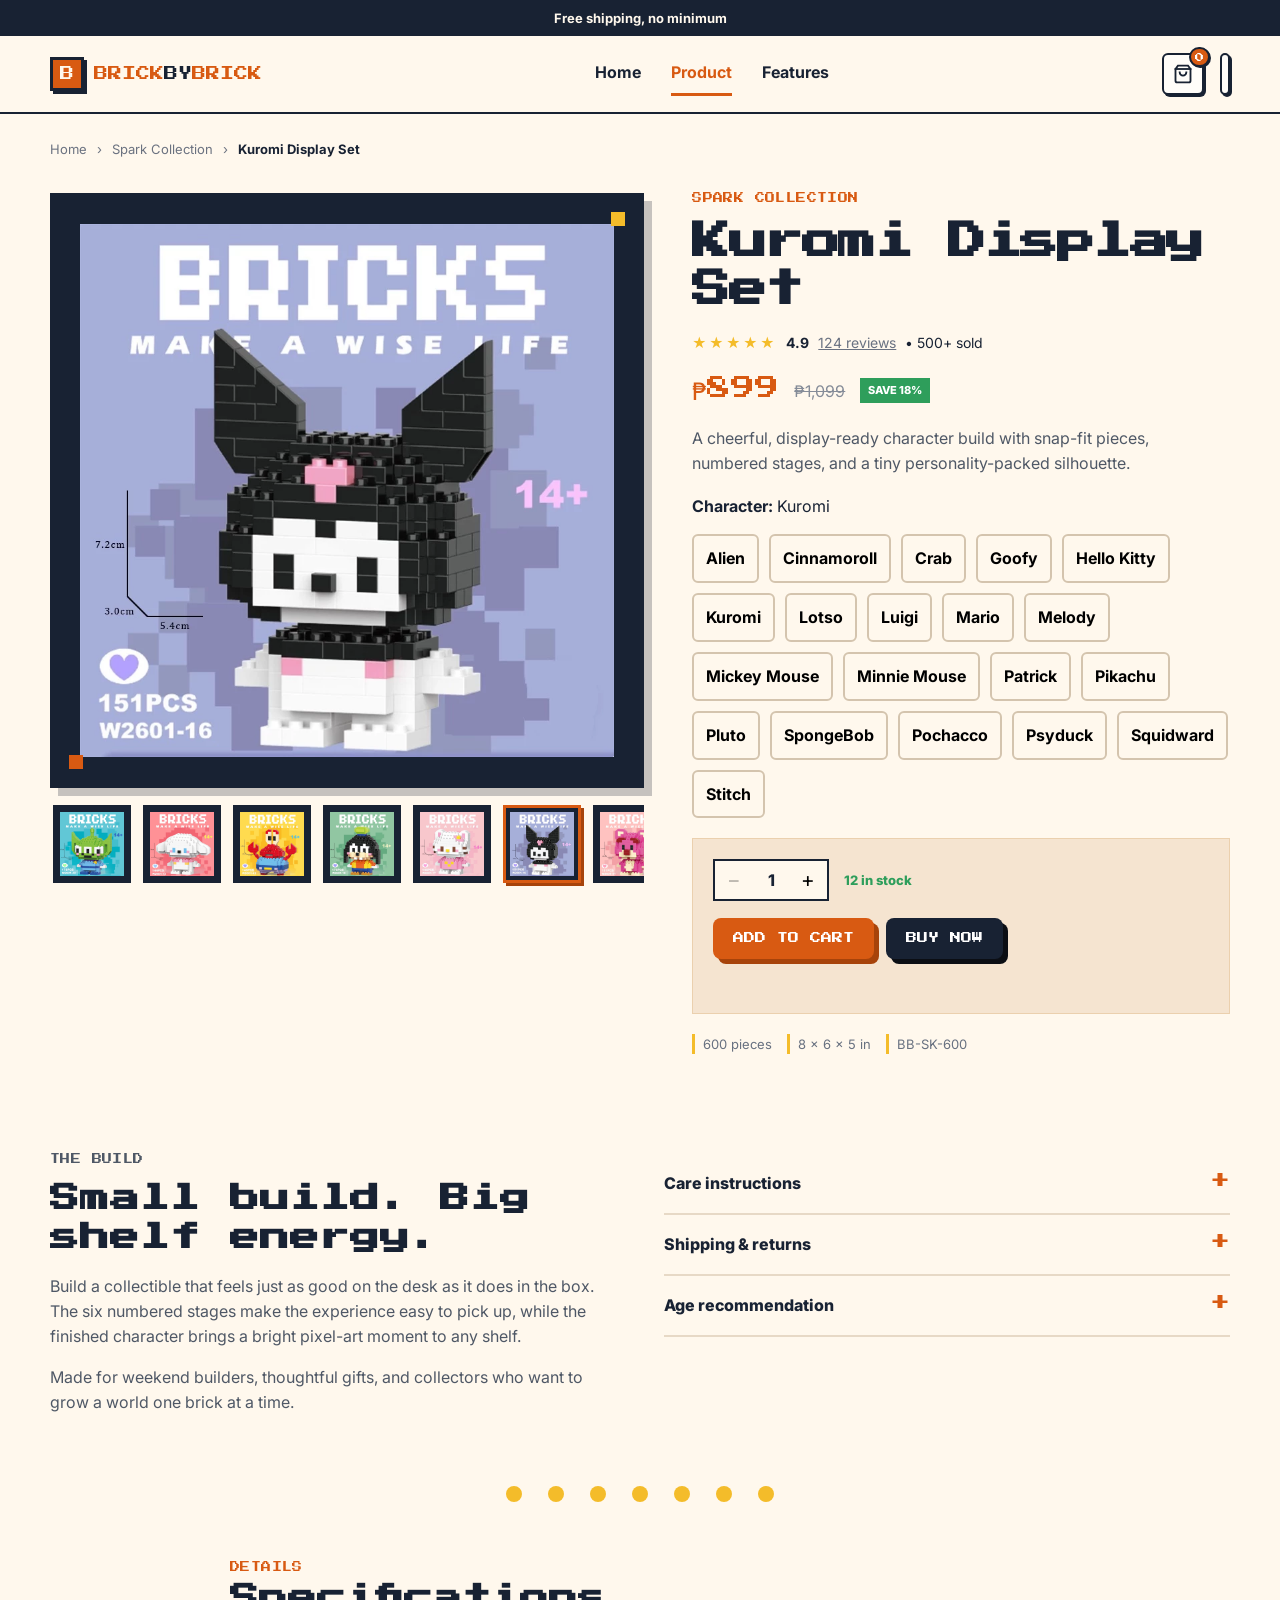
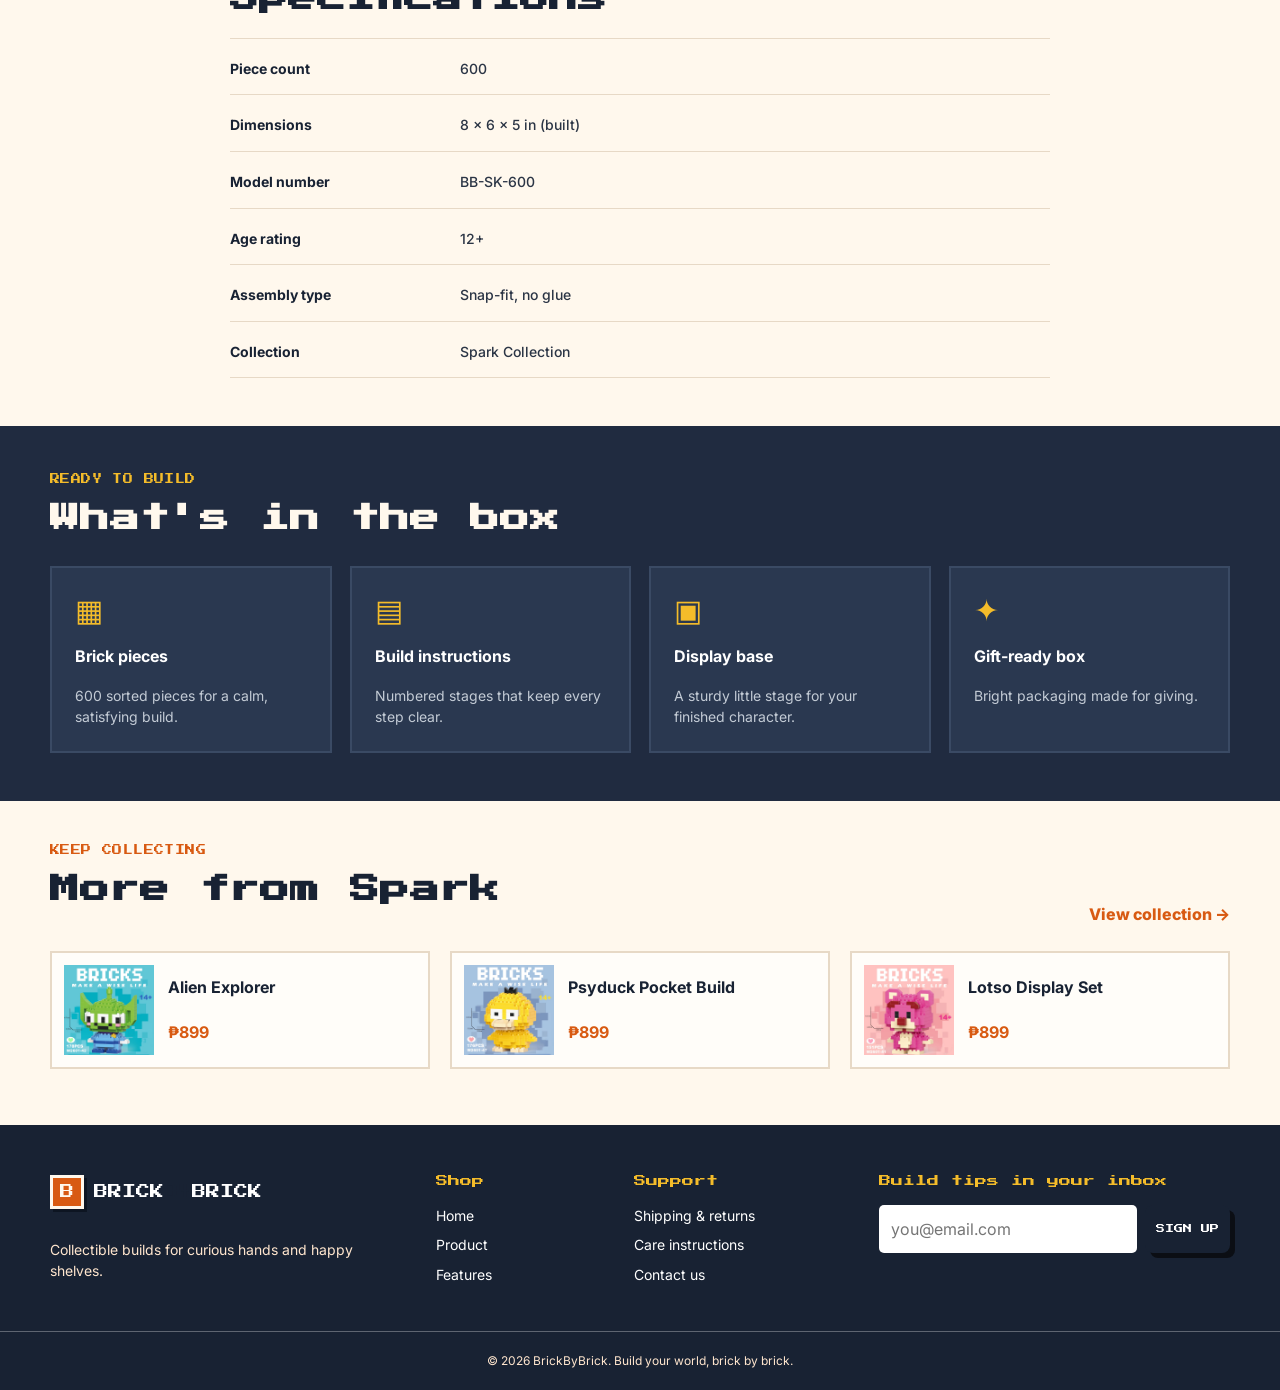
<file: index.html>
<!doctype html>
<html lang="en">
<head>
  <meta charset="UTF-8">
  <meta name="viewport" content="width=device-width, initial-scale=1">
  <title>Kuromi Display Set — BrickByBrick</title>
  <link href="https://fonts.googleapis.com/css2?family=Inter:wght@400;600;700;800&family=Press+Start+2P&display=swap" rel="stylesheet">
  <link rel="stylesheet" href="design.css">
  <script src="https://accounts.google.com/gsi/client?hl=en" async defer></script>
</head>
<style>
  :root {
    --orange: #D85A12;
    --orange-dark: #A7430A;
    --yellow: #F4BC2A;
    --navy: #182233;
    --cream: #FFF8ED;
    --line: #E7D9C6;
    --surface: #FFFDF9;
  }
  .feature-band, .box-section {
    background: #202B40;
  }
  .feature-grid article {
    background: #2A3850;
    border-color: #3A4A64;
  }
  .footer {
    background: var(--navy);
  }
  .footer-brand .brand-mark {
    background: var(--orange);
    border-color: var(--cream);
    box-shadow: 3px 3px 0 #0D1522;
  }
  .purchase-box {
    background: #F5E4D0;
    border-color: #EBD0AE;
  }
  .related-card {
    background: var(--surface);
    border-color: var(--line);
  }
</style>
<body data-page="product">
  <div class="promo">Free shipping, no minimum</div>
  <header class="site-header">
    <div class="container nav-wrap">
      <a class="brand" href="landing.html" aria-label="BrickByBrick home">
        <span class="brand-mark">B</span>
        <span>BRICK<span>BY</span>BRICK</span>
      </a>
      <nav class="nav-links" id="navLinks" aria-label="Primary">
        <a href="landing.html">Home</a>
        <a class="active" href="index.html">Product</a>
        <a href="features.html">Features</a>
      </nav>
      <div class="nav-actions">
        <button class="cart" type="button" aria-label="Open shopping cart" id="cartOpenBtn">
          <svg class="cart-svg" viewBox="0 0 24 24" width="20" height="20" fill="none" stroke="currentColor" stroke-width="2.2" stroke-linecap="square" stroke-linejoin="miter" aria-hidden="true">
            <path d="M6 2 3 6v14a2 2 0 0 0 2 2h14a2 2 0 0 0 2-2V6l-3-4z"/>
            <line x1="3" y1="6" x2="21" y2="6"/>
            <path d="M16 10a4 4 0 0 1-8 0"/>
          </svg>
          <b id="cartCount">0</b>
        </button>
        <div id="navAuthSlot" class="nav-auth-slot"></div>
        <button class="menu-toggle" id="menuToggle" type="button" aria-label="Open menu" aria-expanded="false" aria-controls="navLinks">
          <span></span><span></span><span></span>
        </button>
      </div>
    </div>
  </header>
  <main>
    <div class="container breadcrumb">
      <a href="landing.html">Home</a>
      <span>›</span>
      <a href="landing.html#collection">Spark Collection</a>
      <span>›</span>
      <strong id="breadcrumbProduct">Kuromi Display Set</strong>
    </div>
    <section class="container product-layout" aria-labelledby="productTitle">
      <div class="gallery">
        <div class="gallery-main pixel-frame">
          <span class="corner corner-a"></span>
          <span class="corner corner-b"></span>
          <img id="galleryImage" src="images/kuromi.png" alt="Kuromi pixel-art collectible brick figure">
        </div>
        <div class="thumbs" role="list" aria-label="Product images">
          <button class="thumb" type="button" data-image="images/alien.png" data-alt="Alien pixel-art collectible brick figure">
            <img src="images/alien.png" alt="Alien thumbnail">
          </button>
          <button class="thumb" type="button" data-image="images/cinnamonroll.png" data-alt="Cinnamoroll pixel-art collectible brick figure">
            <img src="images/cinnamonroll.png" alt="Cinnamoroll thumbnail">
          </button>
          <button class="thumb" type="button" data-image="images/crab.png" data-alt="Crab pixel-art collectible brick figure">
            <img src="images/crab.png" alt="Crab thumbnail">
          </button>
          <button class="thumb" type="button" data-image="images/goofy.png" data-alt="Goofy pixel-art collectible brick figure">
            <img src="images/goofy.png" alt="Goofy thumbnail">
          </button>
          <button class="thumb" type="button" data-image="images/hellokitty.png" data-alt="Hello Kitty pixel-art collectible brick figure">
            <img src="images/hellokitty.png" alt="Hello Kitty thumbnail">
          </button>
          <button class="thumb selected" type="button" data-image="images/kuromi.png" data-alt="Kuromi pixel-art collectible brick figure">
            <img src="images/kuromi.png" alt="Kuromi thumbnail">
          </button>
          <button class="thumb" type="button" data-image="images/lotso.png" data-alt="Lotso pixel-art collectible brick figure">
            <img src="images/lotso.png" alt="Lotso thumbnail">
          </button>
          <button class="thumb" type="button" data-image="images/luigi.png" data-alt="Luigi pixel-art collectible brick figure">
            <img src="images/luigi.png" alt="Luigi thumbnail">
          </button>
          <button class="thumb" type="button" data-image="images/mario.png" data-alt="Mario pixel-art collectible brick figure">
            <img src="images/mario.png" alt="Mario thumbnail">
          </button>
          <button class="thumb" type="button" data-image="images/melody.png" data-alt="Melody pixel-art collectible brick figure">
            <img src="images/melody.png" alt="Melody thumbnail">
          </button>
          <button class="thumb" type="button" data-image="images/mickeymouse.png" data-alt="Mickey Mouse pixel-art collectible brick figure">
            <img src="images/mickeymouse.png" alt="Mickey Mouse thumbnail">
          </button>
          <button class="thumb" type="button" data-image="images/minniemouse.png" data-alt="Minnie Mouse pixel-art collectible brick figure">
            <img src="images/minniemouse.png" alt="Minnie Mouse thumbnail">
          </button>
          <button class="thumb" type="button" data-image="images/patrick.png" data-alt="Patrick pixel-art collectible brick figure">
            <img src="images/patrick.png" alt="Patrick thumbnail">
          </button>
          <button class="thumb" type="button" data-image="images/pikachu.png" data-alt="Pikachu pixel-art collectible brick figure">
            <img src="images/pikachu.png" alt="Pikachu thumbnail">
          </button>
          <button class="thumb" type="button" data-image="images/pluto.png" data-alt="Pluto pixel-art collectible brick figure">
            <img src="images/pluto.png" alt="Pluto thumbnail">
          </button>
          <button class="thumb" type="button" data-image="images/png.png" data-alt="SpongeBob pixel-art collectible brick figure">
            <img src="images/png.png" alt="SpongeBob thumbnail">
          </button>
          <button class="thumb" type="button" data-image="images/pochaco.png" data-alt="Pochacco pixel-art collectible brick figure">
            <img src="images/pochaco.png" alt="Pochacco thumbnail">
          </button>
          <button class="thumb" type="button" data-image="images/psyduck.png" data-alt="Psyduck pixel-art collectible brick figure">
            <img src="images/psyduck.png" alt="Psyduck thumbnail">
          </button>
          <button class="thumb" type="button" data-image="images/squidward.png" data-alt="Squidward pixel-art collectible brick figure">
            <img src="images/squidward.png" alt="Squidward thumbnail">
          </button>
          <button class="thumb" type="button" data-image="images/stitch.png" data-alt="Stitch pixel-art collectible brick figure">
            <img src="images/stitch.png" alt="Stitch thumbnail">
          </button>
        </div>
      </div>
      <div class="product-info">
        <p class="kicker">SPARK COLLECTION</p>
        <h1 id="productTitle">Kuromi Display Set</h1>
        <div class="rating">
          <span class="stars" aria-label="4.9 out of 5 stars">★★★★★</span>
          <strong>4.9</strong>
          <a href="#reviews">124 reviews</a>
          <span>• 500+ sold</span>
        </div>
        <div class="price-row">
          <strong>₱899</strong>
          <del>₱1,099</del>
          <span class="save-badge" id="discountBadge">SAVE 18%</span>
        </div>
        <p class="lead">A cheerful, display-ready character build with snap-fit pieces, numbered stages, and a tiny personality-packed silhouette.</p>
        <div class="option-block">
          <p><strong>Character:</strong> <span id="variantChosen">Kuromi</span></p>
          <div class="variant-list" id="variantList" role="group" aria-label="Choose a character"></div>
        </div>
        <div class="purchase-box">
          <div class="stock-line">
            <div class="stepper" aria-label="Quantity">
              <button id="stepDown" type="button" aria-label="Decrease quantity">−</button>
              <output id="qtyValue">1</output>
              <button id="stepUp" type="button" aria-label="Increase quantity">+</button>
            </div>
            <span class="stock">12 in stock</span>
          </div>
          <div class="purchase-actions">
            <button class="button primary" id="addToCartBtn" type="button">Add to cart</button>
            <button class="button dark" id="buyNowBtn" type="button">Buy now</button>
          </div>
          <p class="toast" id="purchaseToast" role="status" aria-live="polite"></p>
        </div>
        <ul class="quick-specs">
          <li>600 pieces</li>
          <li>8 × 6 × 5 in</li>
          <li>BB-SK-600</li>
        </ul>
      </div>
    </section>
    <section class="container details-grid">
      <div>
        <p class="kicker">THE BUILD</p>
        <h2>Small build. Big shelf energy.</h2>
        <p>Build a collectible that feels just as good on the desk as it does in the box. The six numbered stages make the experience easy to pick up, while the finished character brings a bright pixel-art moment to any shelf.</p>
        <p>Made for weekend builders, thoughtful gifts, and collectors who want to grow a world one brick at a time.</p>
      </div>
      <div class="accordion">
        <div class="accordion-item">
          <button class="accordion-trigger" type="button" aria-expanded="false" aria-controls="care">
            Care instructions <span>+</span>
          </button>
          <div class="accordion-panel" id="care">
            <p>Dust with a soft, dry cloth and keep away from prolonged direct sunlight.</p>
          </div>
        </div>
        <div class="accordion-item">
          <button class="accordion-trigger" type="button" aria-expanded="false" aria-controls="shipping">
            Shipping &amp; returns <span>+</span>
          </button>
          <div class="accordion-panel" id="shipping">
            <p>Free shipping on every order. Unopened sets can be returned within 30 days.</p>
          </div>
        </div>
        <div class="accordion-item">
          <button class="accordion-trigger" type="button" aria-expanded="false" aria-controls="age">
            Age recommendation <span>+</span>
          </button>
          <div class="accordion-panel" id="age">
            <p>Recommended for builders ages 12 and up. Contains small pieces.</p>
          </div>
        </div>
      </div>
    </section>
    <div class="stud-divider" aria-hidden="true">
      <i></i><i></i><i></i><i></i><i></i><i></i><i></i>
    </div>
    <section class="specs-section" id="specifications">
      <div class="specs-inner">
        <div class="specs-header">
          <p class="kicker">DETAILS</p>
          <h2>Specifications</h2>
        </div>
        <div class="specs-list">
          <div class="spec-row">
            <span class="spec-label">Piece count</span>
            <span class="spec-value">600</span>
          </div>
          <div class="spec-row">
            <span class="spec-label">Dimensions</span>
            <span class="spec-value">8 × 6 × 5 in (built)</span>
          </div>
          <div class="spec-row">
            <span class="spec-label">Model number</span>
            <span class="spec-value">BB-SK-600</span>
          </div>
          <div class="spec-row">
            <span class="spec-label">Age rating</span>
            <span class="spec-value">12+</span>
          </div>
          <div class="spec-row">
            <span class="spec-label">Assembly type</span>
            <span class="spec-value">Snap-fit, no glue</span>
          </div>
          <div class="spec-row">
            <span class="spec-label">Collection</span>
            <span class="spec-value">Spark Collection</span>
          </div>
        </div>
      </div>
    </section>
    <section class="box-section">
      <div class="container">
        <p class="kicker light">READY TO BUILD</p>
        <h2>What's in the box</h2>
        <div class="feature-grid">
          <article>
            <span class="feature-icon">▦</span>
            <h3>Brick pieces</h3>
            <p>600 sorted pieces for a calm, satisfying build.</p>
          </article>
          <article>
            <span class="feature-icon">▤</span>
            <h3>Build instructions</h3>
            <p>Numbered stages that keep every step clear.</p>
          </article>
          <article>
            <span class="feature-icon">▣</span>
            <h3>Display base</h3>
            <p>A sturdy little stage for your finished character.</p>
          </article>
          <article>
            <span class="feature-icon">✦</span>
            <h3>Gift-ready box</h3>
            <p>Bright packaging made for giving.</p>
          </article>
        </div>
      </div>
    </section>
    <section class="container related" id="reviews">
      <div class="section-heading">
        <div>
          <p class="kicker">KEEP COLLECTING</p>
          <h2>More from Spark</h2>
        </div>
        <a class="text-link" href="landing.html#collection">View collection →</a>
      </div>
      <div class="related-grid">
        <a href="index.html" class="related-card">
          <img src="images/alien.png" alt="Alien pixel-art build">
          <span>Alien Explorer</span>
          <strong>₱899</strong>
        </a>
        <a href="index.html" class="related-card">
          <img src="images/psyduck.png" alt="Psyduck pixel-art build">
          <span>Psyduck Pocket Build</span>
          <strong>₱899</strong>
        </a>
        <a href="index.html" class="related-card">
          <img src="images/lotso.png" alt="Lotso pixel-art build">
          <span>Lotso Display Set</span>
          <strong>₱899</strong>
        </a>
      </div>
    </section>
  </main>
  <footer class="footer">
    <div class="container footer-grid">
      <div>
        <a class="brand footer-brand" href="landing.html">
          <span class="brand-mark">B</span>
          <span>BRICK<span>BY</span>BRICK</span>
        </a>
        <p>Collectible builds for curious hands and happy shelves.</p>
      </div>
      <div>
        <h3>Shop</h3>
        <a href="landing.html">Home</a>
        <a href="index.html">Product</a>
        <a href="features.html">Features</a>
      </div>
      <div>
        <h3>Support</h3>
        <a href="#shipping">Shipping &amp; returns</a>
        <a href="#care">Care instructions</a>
        <a href="mailto:hello@brickbybrick.ph">Contact us</a>
      </div>
      <div>
        <h3>Build tips in your inbox</h3>
        <form id="signupForm" novalidate>
          <label class="sr-only" for="signupEmail">Email address</label>
          <input id="signupEmail" type="email" placeholder="you@email.com" required>
          <button class="button dark" type="submit">Sign up</button>
        </form>
        <p id="signupMsg" class="form-message" role="status" aria-live="polite"></p>
      </div>
    </div>
    <p class="copyright">© 2026 BrickByBrick. Build your world, brick by brick.</p>
  </footer>
  <script src="products.js?v=2"></script>
  <script src="auth.js?v=2"></script>
  <script src="cart.js?v=2"></script>
  <script src="func.js?v=2"></script>
</body>
</html>
</file>
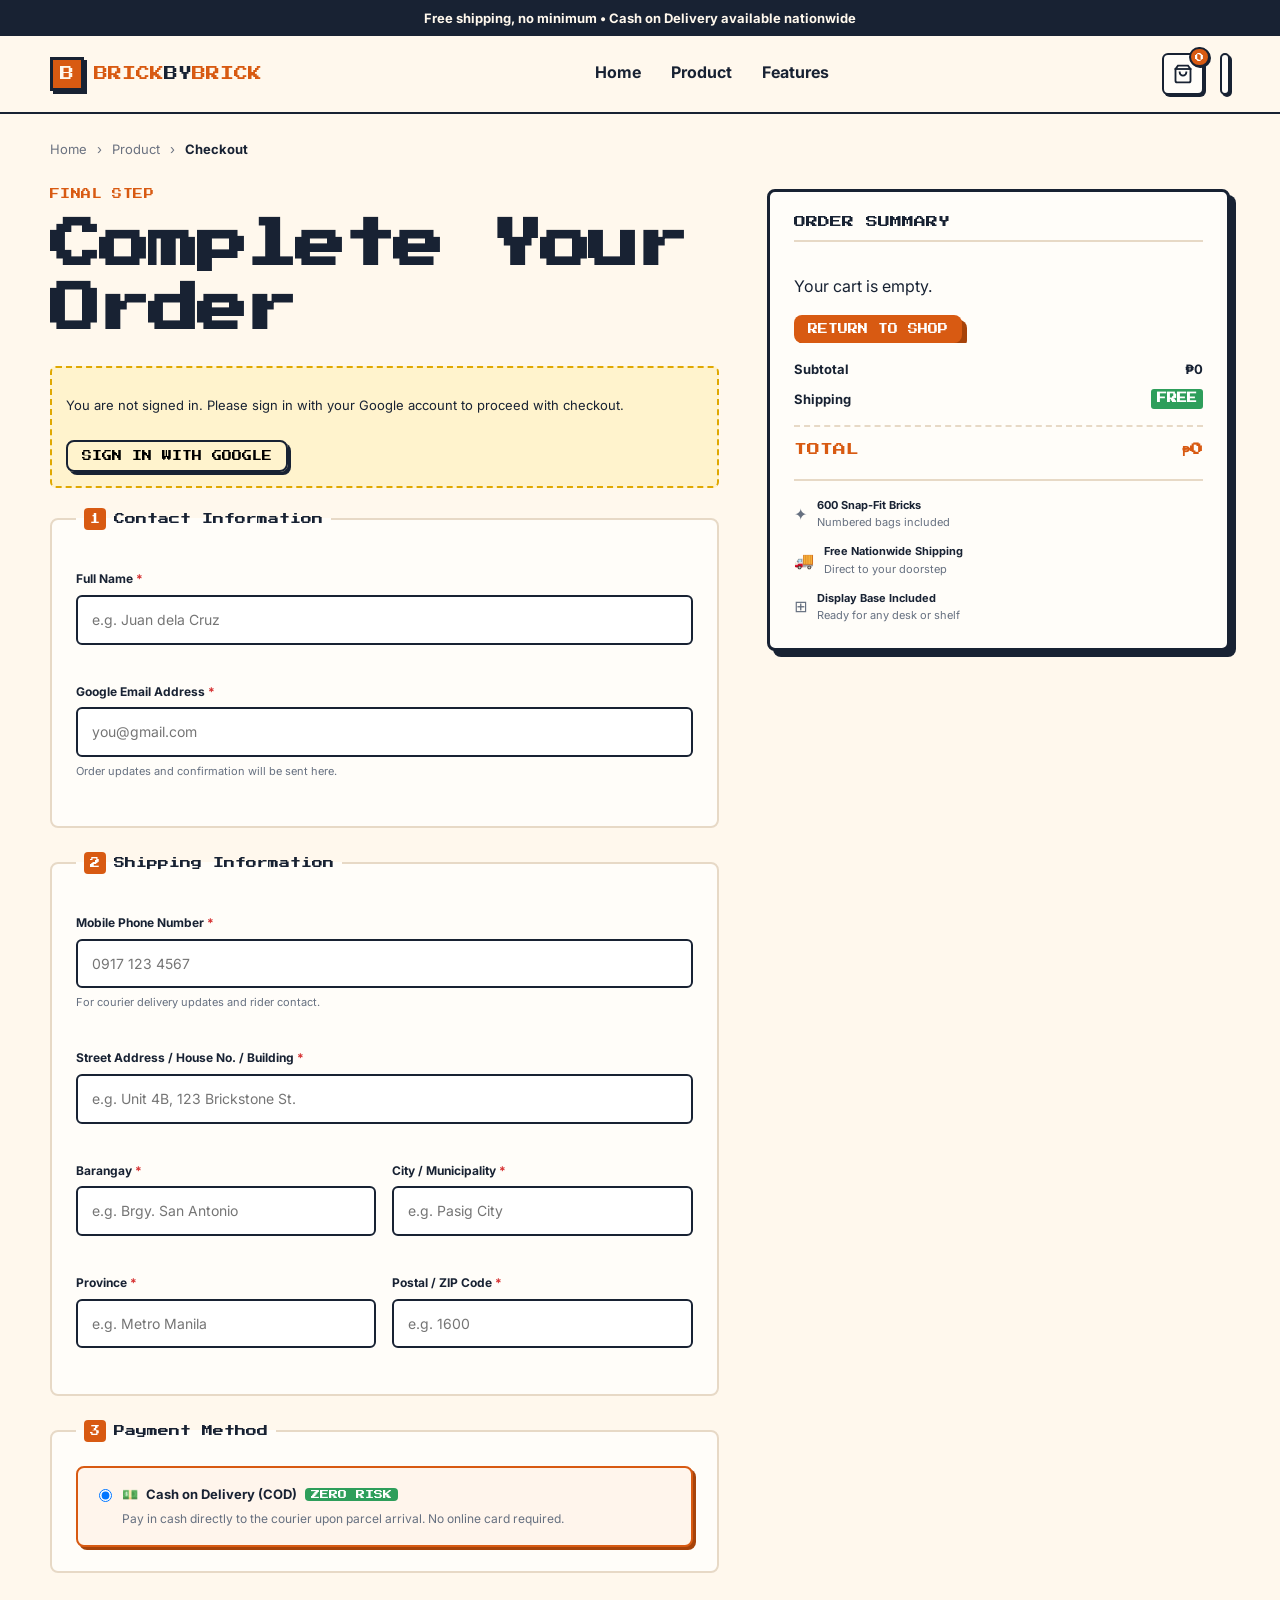
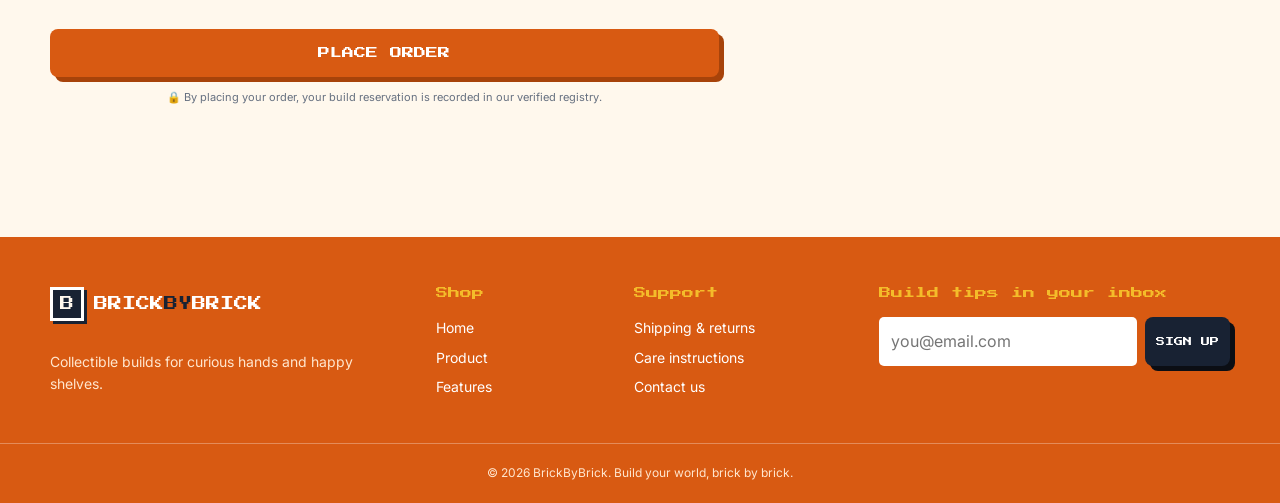
<file: checkout.html>
<!doctype html>
<html lang="en">
<head>
  <meta charset="UTF-8">
  <meta name="viewport" content="width=device-width, initial-scale=1">
  <meta name="description" content="Complete your BrickByBrick collectible order with cash on delivery and free shipping.">
  <title>Checkout — BrickByBrick</title>
  <link rel="preconnect" href="https://fonts.googleapis.com">
  <link rel="preconnect" href="https://fonts.gstatic.com" crossorigin>
  <link href="https://fonts.googleapis.com/css2?family=Inter:wght@400;500;600;700;800&family=Press+Start+2P&display=swap" rel="stylesheet">
  <link rel="stylesheet" href="design.css">
  <script src="https://accounts.google.com/gsi/client?hl=en" async defer></script>
</head>
<body data-page="checkout">
  <div class="promo">Free shipping, no minimum • Cash on Delivery available nationwide</div>

  <header class="site-header">
    <div class="container nav-wrap">
      <a class="brand" href="landing.html" aria-label="BrickByBrick home">
        <span class="brand-mark">B</span>
        <span>BRICK<span>BY</span>BRICK</span>
      </a>
      <nav class="nav-links" id="navLinks" aria-label="Primary">
        <a href="landing.html">Home</a>
        <a href="index.html">Product</a>
        <a href="features.html">Features</a>
      </nav>
      <div class="nav-actions">
        <button class="cart" type="button" aria-label="Open shopping cart" id="cartOpenBtn">
          <svg class="cart-svg" viewBox="0 0 24 24" width="20" height="20" fill="none" stroke="currentColor" stroke-width="2.2" stroke-linecap="square" stroke-linejoin="miter" aria-hidden="true">
            <path d="M6 2 3 6v14a2 2 0 0 0 2 2h14a2 2 0 0 0 2-2V6l-3-4z"/>
            <line x1="3" y1="6" x2="21" y2="6"/>
            <path d="M16 10a4 4 0 0 1-8 0"/>
          </svg>
          <b id="cartCount">0</b>
        </button>
        <div id="navAuthSlot" class="nav-auth-slot"></div>
        <button class="menu-toggle" id="menuToggle" type="button" aria-label="Open menu" aria-expanded="false" aria-controls="navLinks">
          <span></span><span></span><span></span>
        </button>
      </div>
    </div>
  </header>

  <main class="checkout-page-content">
    <div class="container breadcrumb">
      <a href="landing.html">Home</a>
      <span>›</span>
      <a href="index.html">Product</a>
      <span>›</span>
      <strong>Checkout</strong>
    </div>

    <section class="container checkout-section">
      <div class="checkout-layout">
        <!-- LEFT SIDE: Contact & Shipping Form -->
        <div class="checkout-main">
          <div class="checkout-header-title">
            <p class="kicker">FINAL STEP</p>
            <h1>Complete Your Order</h1>
          </div>

          <div id="checkoutAuthNotice" class="checkout-auth-banner"></div>

          <form id="checkoutForm" class="checkout-form" novalidate>
            <!-- 1. Contact Information -->
            <fieldset class="checkout-fieldset">
              <legend class="fieldset-legend">
                <span class="legend-num">1</span> Contact Information
              </legend>
              <div class="form-grid">
                <div class="form-group full-width">
                  <label for="custName">Full Name <span class="req">*</span></label>
                  <input type="text" id="custName" name="custName" placeholder="e.g. Juan dela Cruz" autocomplete="name" required maxlength="100">
                  <span class="field-error" id="custNameError" role="alert"></span>
                </div>
                <div class="form-group full-width">
                  <label for="custEmail">Google Email Address <span class="req">*</span></label>
                  <input type="email" id="custEmail" name="custEmail" placeholder="you@gmail.com" autocomplete="email" required maxlength="120">
                  <span class="field-help">Order updates and confirmation will be sent here.</span>
                  <span class="field-error" id="custEmailError" role="alert"></span>
                </div>
              </div>
            </fieldset>

            <!-- 2. Shipping Address -->
            <fieldset class="checkout-fieldset">
              <legend class="fieldset-legend">
                <span class="legend-num">2</span> Shipping Information
              </legend>
              <div class="form-grid">
                <div class="form-group full-width">
                  <label for="custPhone">Mobile Phone Number <span class="req">*</span></label>
                  <input type="tel" id="custPhone" name="custPhone" placeholder="0917 123 4567" autocomplete="tel" required maxlength="30">
                  <span class="field-help">For courier delivery updates and rider contact.</span>
                  <span class="field-error" id="custPhoneError" role="alert"></span>
                </div>
                <div class="form-group full-width">
                  <label for="custStreet">Street Address / House No. / Building <span class="req">*</span></label>
                  <input type="text" id="custStreet" name="custStreet" placeholder="e.g. Unit 4B, 123 Brickstone St." autocomplete="street-address" required maxlength="250">
                  <span class="field-error" id="custStreetError" role="alert"></span>
                </div>
                <div class="form-group half-width">
                  <label for="custBarangay">Barangay <span class="req">*</span></label>
                  <input type="text" id="custBarangay" name="custBarangay" placeholder="e.g. Brgy. San Antonio" required maxlength="100">
                  <span class="field-error" id="custBarangayError" role="alert"></span>
                </div>
                <div class="form-group half-width">
                  <label for="custCity">City / Municipality <span class="req">*</span></label>
                  <input type="text" id="custCity" name="custCity" placeholder="e.g. Pasig City" autocomplete="address-level2" required maxlength="100">
                  <span class="field-error" id="custCityError" role="alert"></span>
                </div>
                <div class="form-group half-width">
                  <label for="custProvince">Province <span class="req">*</span></label>
                  <input type="text" id="custProvince" name="custProvince" placeholder="e.g. Metro Manila" autocomplete="address-level1" required maxlength="100">
                  <span class="field-error" id="custProvinceError" role="alert"></span>
                </div>
                <div class="form-group half-width">
                  <label for="custPostalCode">Postal / ZIP Code <span class="req">*</span></label>
                  <input type="text" id="custPostalCode" name="custPostalCode" placeholder="e.g. 1600" autocomplete="postal-code" required maxlength="20">
                  <span class="field-error" id="custPostalCodeError" role="alert"></span>
                </div>
              </div>
            </fieldset>

            <!-- 3. Payment Method -->
            <fieldset class="checkout-fieldset">
              <legend class="fieldset-legend">
                <span class="legend-num">3</span> Payment Method
              </legend>
              <div class="payment-options">
                <label class="payment-card selected" for="paymentCod">
                  <input type="radio" id="paymentCod" name="paymentMethod" value="Cash on Delivery" checked>
                  <div class="payment-card-content">
                    <div class="payment-card-title">
                      <span class="payment-icon">💵</span>
                      <strong>Cash on Delivery (COD)</strong>
                      <span class="badge-free">ZERO RISK</span>
                    </div>
                    <p class="payment-card-desc">Pay in cash directly to the courier upon parcel arrival. No online card required.</p>
                  </div>
                </label>
              </div>
            </fieldset>

            <!-- Global Error Display -->
            <div id="checkoutGlobalError" class="checkout-global-error" role="alert"></div>

            <!-- Submit Button with Spinner -->
            <div class="checkout-actions">
              <button type="submit" class="button primary checkout-submit-btn" id="placeOrderBtn">
                <span class="btn-spinner hidden" id="placeOrderSpinner" aria-hidden="true"></span>
                <span id="placeOrderText">PLACE ORDER</span>
              </button>
              <p class="checkout-security-note">🔒 By placing your order, your build reservation is recorded in our verified registry.</p>
            </div>
          </form>
        </div>

        <!-- RIGHT SIDE: Order Summary -->
        <aside class="checkout-sidebar" aria-label="Order Summary">
          <div class="order-summary-card pixel-frame">
            <div class="summary-header">
              <h2>ORDER SUMMARY</h2>
            </div>
            
            <div id="checkoutItemsList" class="summary-items-list">
              <!-- Dynamically populated -->
            </div>

            <div class="summary-totals">
              <div class="summary-row">
                <span>Subtotal</span>
                <strong id="checkoutSubtotal">₱0</strong>
              </div>
              <div class="summary-row">
                <span>Shipping</span>
                <span class="free-shipping-tag">FREE</span>
              </div>
              <hr class="summary-divider">
              <div class="summary-row total-row">
                <span>TOTAL</span>
                <strong id="checkoutTotal">₱0</strong>
              </div>
            </div>

            <div class="summary-perks">
              <div class="perk-item">
                <span class="perk-icon">✦</span>
                <div>
                  <strong>600 Snap-Fit Bricks</strong>
                  <span>Numbered bags included</span>
                </div>
              </div>
              <div class="perk-item">
                <span class="perk-icon">🚚</span>
                <div>
                  <strong>Free Nationwide Shipping</strong>
                  <span>Direct to your doorstep</span>
                </div>
              </div>
              <div class="perk-item">
                <span class="perk-icon">⊞</span>
                <div>
                  <strong>Display Base Included</strong>
                  <span>Ready for any desk or shelf</span>
                </div>
              </div>
            </div>
          </div>
        </aside>
      </div>
    </section>
  </main>

  <footer class="footer">
    <div class="container footer-grid">
      <div>
        <a class="brand footer-brand" href="landing.html">
          <span class="brand-mark">B</span>
          <span>BRICK<span>BY</span>BRICK</span>
        </a>
        <p>Collectible builds for curious hands and happy shelves.</p>
      </div>
      <div>
        <h3>Shop</h3>
        <a href="landing.html">Home</a>
        <a href="index.html">Product</a>
        <a href="features.html">Features</a>
      </div>
      <div>
        <h3>Support</h3>
        <a href="index.html#shipping">Shipping &amp; returns</a>
        <a href="index.html#care">Care instructions</a>
        <a href="mailto:hello@brickbybrick.ph">Contact us</a>
      </div>
      <div>
        <h3>Build tips in your inbox</h3>
        <form id="signupForm" novalidate>
          <label class="sr-only" for="signupEmail">Email address</label>
          <input id="signupEmail" type="email" placeholder="you@email.com" required>
          <button class="button dark" type="submit">Sign up</button>
        </form>
        <p id="signupMsg" class="form-message" role="status" aria-live="polite"></p>
      </div>
    </div>
    <p class="copyright">© 2026 BrickByBrick. Build your world, brick by brick.</p>
  </footer>

  <script src="products.js?v=2"></script>
  <script src="auth.js?v=2"></script>
  <script src="cart.js?v=2"></script>
  <script src="checkout.js?v=2"></script>
</body>
</html>
</file>
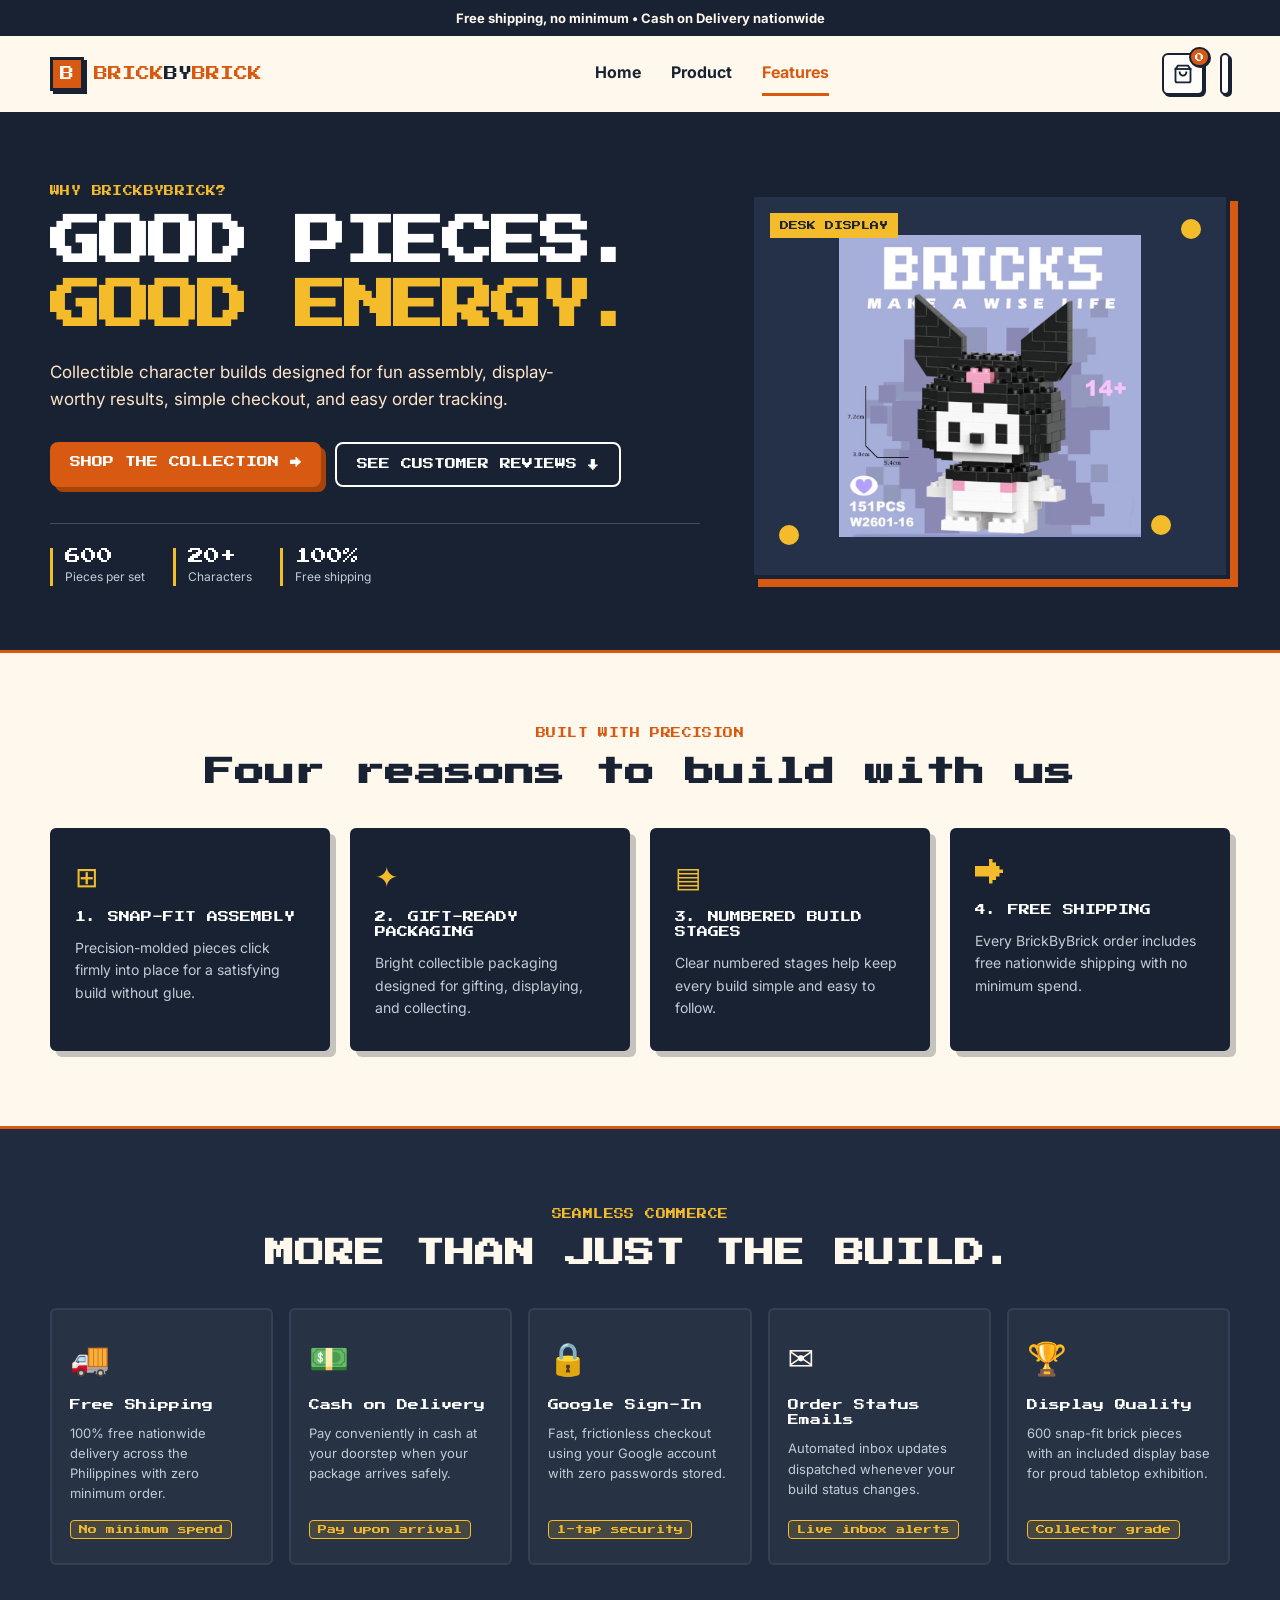
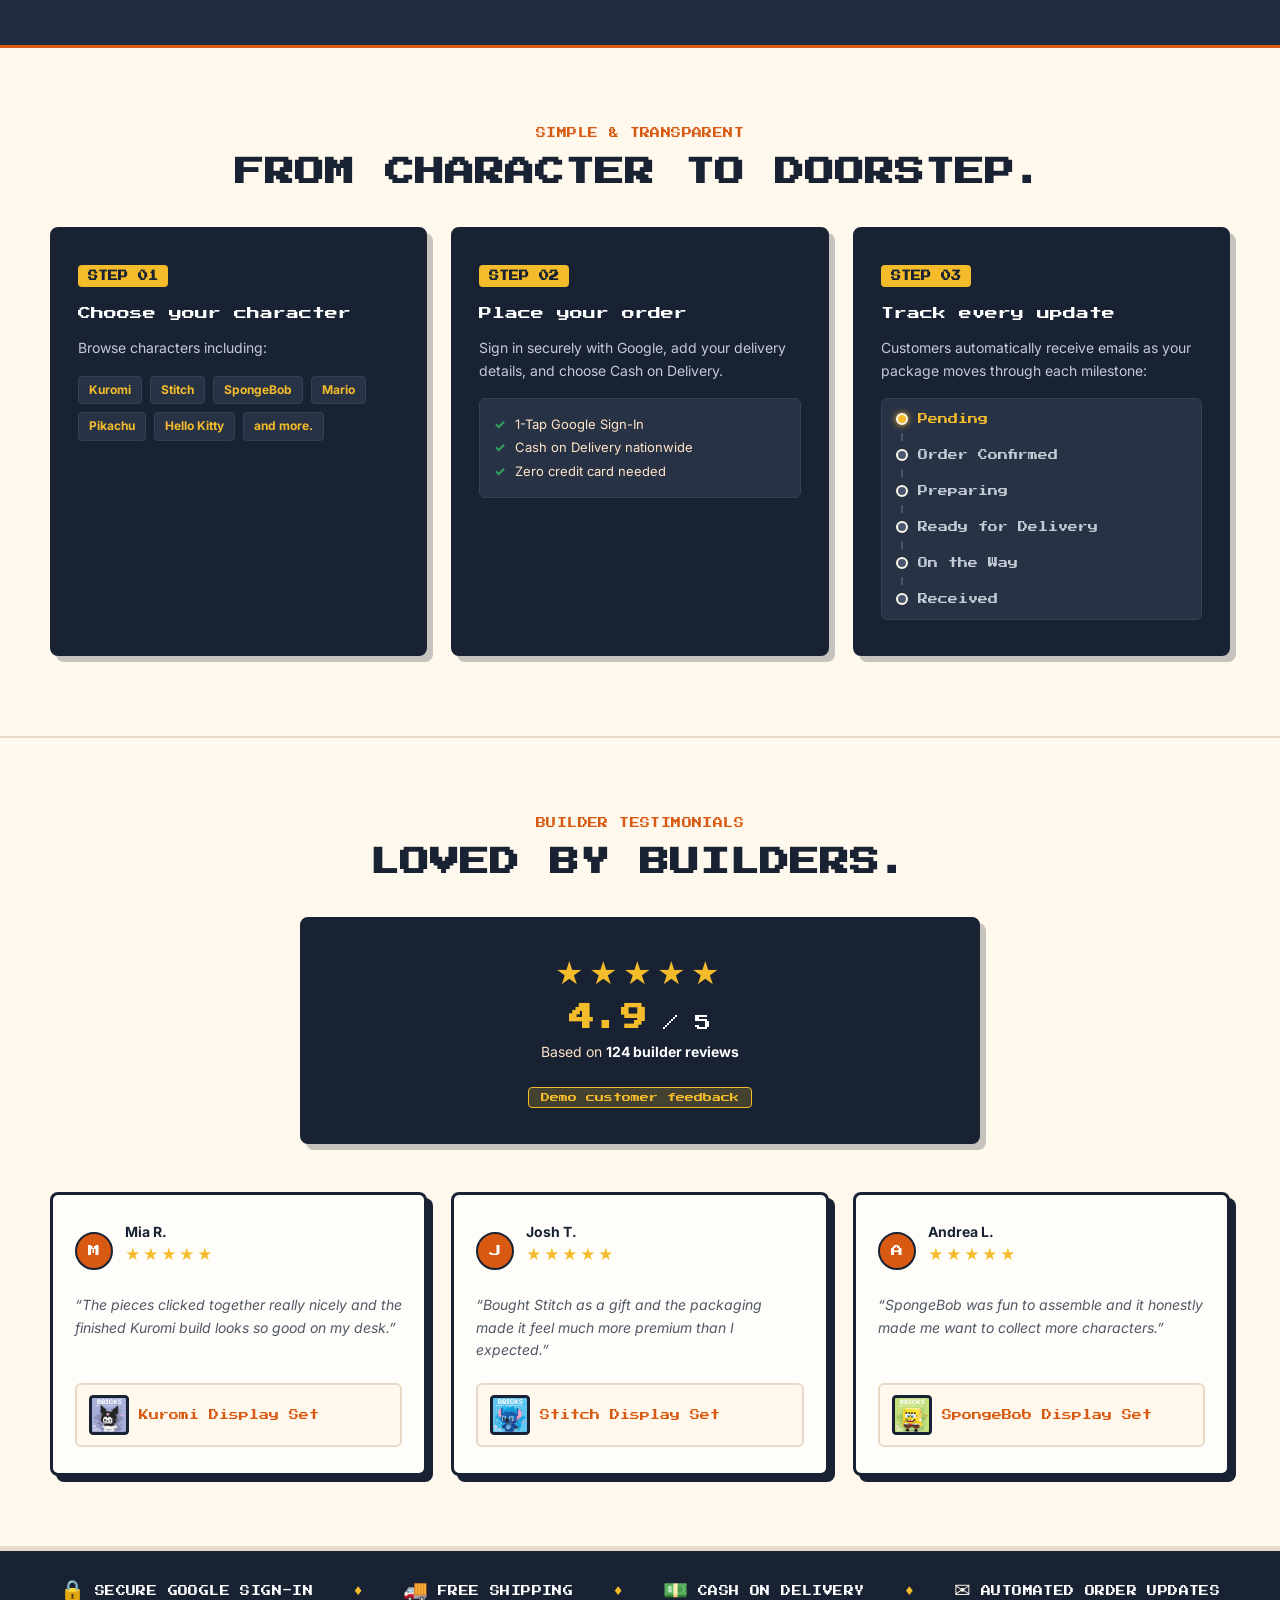
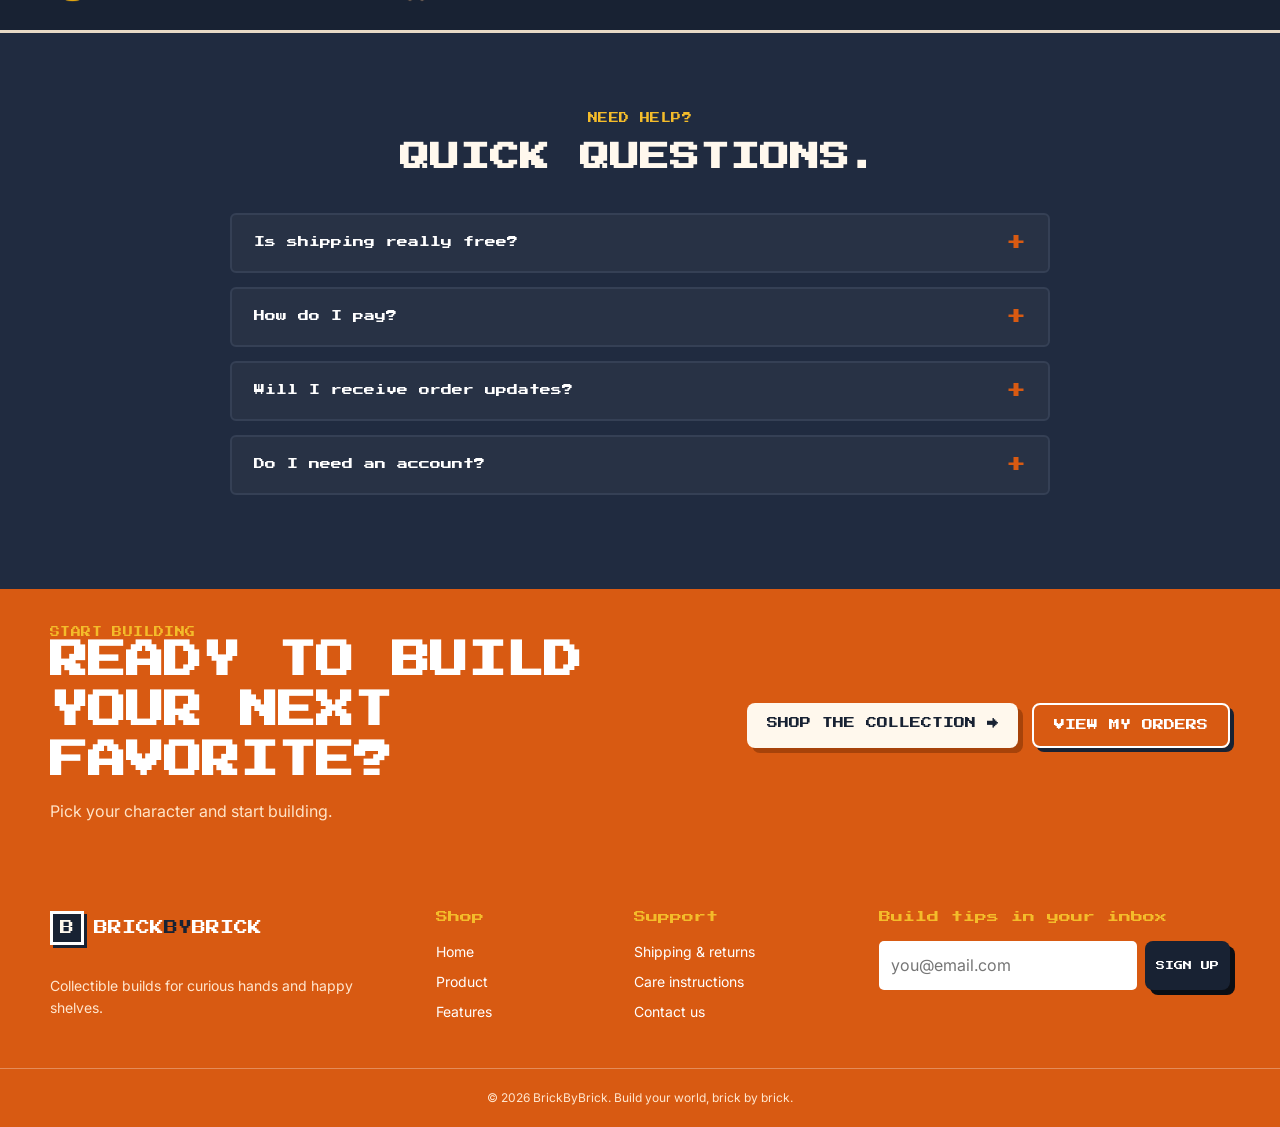
<file: features.html>
<!doctype html>
<html lang="en">
<head>
  <meta charset="UTF-8">
  <meta name="viewport" content="width=device-width, initial-scale=1">
  <meta name="description" content="Explore BrickByBrick features: snap-fit assembly, gift-ready packaging, Cash on Delivery, Google Sign-In, and automated email order updates.">
  <title>Features — BrickByBrick</title>
  <link rel="preconnect" href="https://fonts.googleapis.com">
  <link rel="preconnect" href="https://fonts.gstatic.com" crossorigin>
  <link href="https://fonts.googleapis.com/css2?family=Inter:wght@400;500;600;700;800&family=Press+Start+2P&display=swap" rel="stylesheet">
  <link rel="stylesheet" href="design.css">
  <script src="https://accounts.google.com/gsi/client?hl=en" async defer></script>
</head>
<body data-page="features">
  <div class="promo">Free shipping, no minimum • Cash on Delivery nationwide</div>

  <!-- Header & Navigation -->
  <header class="site-header">
    <div class="container nav-wrap">
      <a class="brand" href="landing.html" aria-label="BrickByBrick home">
        <span class="brand-mark">B</span>
        <span>BRICK<span>BY</span>BRICK</span>
      </a>
      <nav class="nav-links" id="navLinks" aria-label="Primary">
        <a href="landing.html">Home</a>
        <a href="index.html">Product</a>
        <a class="active" href="features.html">Features</a>
      </nav>
      <div class="nav-actions">
        <button class="cart" type="button" aria-label="Open shopping cart" id="cartOpenBtn">
          <svg class="cart-svg" viewBox="0 0 24 24" width="20" height="20" fill="none" stroke="currentColor" stroke-width="2.2" stroke-linecap="square" stroke-linejoin="miter" aria-hidden="true">
            <path d="M6 2 3 6v14a2 2 0 0 0 2 2h14a2 2 0 0 0 2-2V6l-3-4z"/>
            <line x1="3" y1="6" x2="21" y2="6"/>
            <path d="M16 10a4 4 0 0 1-8 0"/>
          </svg>
          <b id="cartCount">0</b>
        </button>
        <div id="navAuthSlot" class="nav-auth-slot"></div>
        <button class="menu-toggle" id="menuToggle" type="button" aria-label="Open menu" aria-expanded="false" aria-controls="navLinks">
          <span></span><span></span><span></span>
        </button>
      </div>
    </div>
  </header>

  <main>
    <!-- SECTION 1 - HERO -->
    <section class="features-hero" id="featuresHero">
      <div class="container features-hero-grid">
        <div class="features-hero-copy">
          <p class="kicker light">WHY BRICKBYBRICK?</p>
          <h1>GOOD PIECES.<br><span>GOOD ENERGY.</span></h1>
          <p class="hero-subtext">Collectible character builds designed for fun assembly, display-worthy results, simple checkout, and easy order tracking.</p>
          <div class="features-hero-actions">
            <a class="button primary" href="index.html">Shop the Collection →</a>
            <a class="button outline-light" href="#reviews">See Customer Reviews ↓</a>
          </div>
          <div class="features-hero-stats">
            <div>
              <strong>600</strong>
              <span>Pieces per set</span>
            </div>
            <div>
              <strong>20+</strong>
              <span>Characters</span>
            </div>
            <div>
              <strong>100%</strong>
              <span>Free shipping</span>
            </div>
          </div>
        </div>
        <div class="features-hero-art pixel-frame">
          <span class="hero-label">DESK DISPLAY</span>
          <img src="images/kuromi.png" alt="Kuromi pixel-art collectible display set">
          <span class="hero-stud s1"></span>
          <span class="hero-stud s2"></span>
          <span class="hero-stud s3"></span>
        </div>
      </div>
    </section>

    <!-- SECTION 2 - CORE PRODUCT FEATURES -->
    <section class="core-features-section" id="coreFeatures">
      <div class="container">
        <div class="section-title-wrap text-center">
          <p class="kicker">BUILT WITH PRECISION</p>
          <h2>Four reasons to build with us</h2>
        </div>
        <div class="core-features-grid">
          <article class="core-feature-card pixel-frame">
            <span class="core-feature-icon" aria-hidden="true">⊞</span>
            <h3>1. SNAP-FIT ASSEMBLY</h3>
            <p>Precision-molded pieces click firmly into place for a satisfying build without glue.</p>
          </article>
          <article class="core-feature-card pixel-frame">
            <span class="core-feature-icon" aria-hidden="true">✦</span>
            <h3>2. GIFT-READY PACKAGING</h3>
            <p>Bright collectible packaging designed for gifting, displaying, and collecting.</p>
          </article>
          <article class="core-feature-card pixel-frame">
            <span class="core-feature-icon" aria-hidden="true">▤</span>
            <h3>3. NUMBERED BUILD STAGES</h3>
            <p>Clear numbered stages help keep every build simple and easy to follow.</p>
          </article>
          <article class="core-feature-card pixel-frame">
            <span class="core-feature-icon" aria-hidden="true">→</span>
            <h3>4. FREE SHIPPING</h3>
            <p>Every BrickByBrick order includes free nationwide shipping with no minimum spend.</p>
          </article>
        </div>
      </div>
    </section>

    <!-- SECTION 3 - SHOPPING EXPERIENCE -->
    <section class="shopping-exp-section" id="experience">
      <div class="container">
        <div class="section-title-wrap text-center">
          <p class="kicker light">SEAMLESS COMMERCE</p>
          <h2>MORE THAN JUST THE BUILD.</h2>
        </div>
        <div class="shopping-cards-grid">
          <article class="shopping-card">
            <div class="shopping-card-icon" aria-hidden="true">🚚</div>
            <h3>Free Shipping</h3>
            <p>100% free nationwide delivery across the Philippines with zero minimum order.</p>
            <span class="shopping-card-tag">No minimum spend</span>
          </article>
          <article class="shopping-card">
            <div class="shopping-card-icon" aria-hidden="true">💵</div>
            <h3>Cash on Delivery</h3>
            <p>Pay conveniently in cash at your doorstep when your package arrives safely.</p>
            <span class="shopping-card-tag">Pay upon arrival</span>
          </article>
          <article class="shopping-card">
            <div class="shopping-card-icon" aria-hidden="true">🔒</div>
            <h3>Google Sign-In</h3>
            <p>Fast, frictionless checkout using your Google account with zero passwords stored.</p>
            <span class="shopping-card-tag">1-tap security</span>
          </article>
          <article class="shopping-card">
            <div class="shopping-card-icon" aria-hidden="true">✉️</div>
            <h3>Order Status Emails</h3>
            <p>Automated inbox updates dispatched whenever your build status changes.</p>
            <span class="shopping-card-tag">Live inbox alerts</span>
          </article>
          <article class="shopping-card">
            <div class="shopping-card-icon" aria-hidden="true">🏆</div>
            <h3>Display Quality</h3>
            <p>600 snap-fit brick pieces with an included display base for proud tabletop exhibition.</p>
            <span class="shopping-card-tag">Collector grade</span>
          </article>
        </div>
      </div>
    </section>

    <!-- SECTION 4 - HOW IT WORKS -->
    <section class="how-process-section" id="howItWorks">
      <div class="container">
        <div class="section-title-wrap text-center">
          <p class="kicker">SIMPLE &amp; TRANSPARENT</p>
          <h2>FROM CHARACTER TO DOORSTEP.</h2>
        </div>
        <div class="process-steps-grid">
          <div class="process-step-card pixel-frame">
            <span class="process-step-num">STEP 01</span>
            <h3>Choose your character</h3>
            <p>Browse characters including:</p>
            <div class="character-pill-list">
              <span>Kuromi</span>
              <span>Stitch</span>
              <span>SpongeBob</span>
              <span>Mario</span>
              <span>Pikachu</span>
              <span>Hello Kitty</span>
              <span>and more.</span>
            </div>
          </div>
          <div class="process-step-card pixel-frame">
            <span class="process-step-num">STEP 02</span>
            <h3>Place your order</h3>
            <p>Sign in securely with Google, add your delivery details, and choose Cash on Delivery.</p>
            <div class="process-highlight-box">
              <span class="hl-check">✓</span> 1-Tap Google Sign-In<br>
              <span class="hl-check">✓</span> Cash on Delivery nationwide<br>
              <span class="hl-check">✓</span> Zero credit card needed
            </div>
          </div>
          <div class="process-step-card pixel-frame">
            <span class="process-step-num">STEP 03</span>
            <h3>Track every update</h3>
            <p>Customers automatically receive emails as your package moves through each milestone:</p>
            <div class="status-timeline-wrap" aria-label="Order status milestones">
              <div class="status-timeline-node active">
                <span class="node-dot"></span>
                <span class="node-label">Pending</span>
              </div>
              <div class="status-timeline-line"></div>
              <div class="status-timeline-node">
                <span class="node-dot"></span>
                <span class="node-label">Order Confirmed</span>
              </div>
              <div class="status-timeline-line"></div>
              <div class="status-timeline-node">
                <span class="node-dot"></span>
                <span class="node-label">Preparing</span>
              </div>
              <div class="status-timeline-line"></div>
              <div class="status-timeline-node">
                <span class="node-dot"></span>
                <span class="node-label">Ready for Delivery</span>
              </div>
              <div class="status-timeline-line"></div>
              <div class="status-timeline-node">
                <span class="node-dot"></span>
                <span class="node-label">On the Way</span>
              </div>
              <div class="status-timeline-line"></div>
              <div class="status-timeline-node">
                <span class="node-dot"></span>
                <span class="node-label">Received</span>
              </div>
            </div>
          </div>
        </div>
      </div>
    </section>

    <!-- SECTION 5 - CUSTOMER REVIEWS -->
    <section class="reviews-section" id="reviews">
      <div class="container">
        <div class="section-title-wrap text-center">
          <p class="kicker">BUILDER TESTIMONIALS</p>
          <h2>LOVED BY BUILDERS.</h2>
        </div>

        <div class="review-summary-card pixel-frame">
          <div class="summary-stars" aria-label="5 out of 5 stars">★★★★★</div>
          <div class="summary-score"><strong>4.9</strong> / 5</div>
          <p class="summary-count">Based on <strong>124 builder reviews</strong></p>
          <span class="demo-feedback-label">Demo customer feedback</span>
        </div>

        <div class="testimonials-grid">
          <!-- CARD 1 -->
          <article class="testimonial-card">
            <div>
              <div class="testimonial-header">
                <div class="testimonial-avatar" aria-hidden="true">M</div>
                <div>
                  <strong class="testimonial-name">Mia R.</strong>
                  <span class="testimonial-rating" aria-label="5 stars">★★★★★</span>
                </div>
              </div>
              <p class="testimonial-quote">“The pieces clicked together really nicely and the finished Kuromi build looks so good on my desk.”</p>
            </div>
            <div class="testimonial-product">
              <img src="images/kuromi.png" alt="Kuromi Display Set" class="testimonial-thumb">
              <span>Kuromi Display Set</span>
            </div>
          </article>

          <!-- CARD 2 -->
          <article class="testimonial-card">
            <div>
              <div class="testimonial-header">
                <div class="testimonial-avatar" aria-hidden="true">J</div>
                <div>
                  <strong class="testimonial-name">Josh T.</strong>
                  <span class="testimonial-rating" aria-label="5 stars">★★★★★</span>
                </div>
              </div>
              <p class="testimonial-quote">“Bought Stitch as a gift and the packaging made it feel much more premium than I expected.”</p>
            </div>
            <div class="testimonial-product">
              <img src="images/stitch.png" alt="Stitch Display Set" class="testimonial-thumb">
              <span>Stitch Display Set</span>
            </div>
          </article>

          <!-- CARD 3 -->
          <article class="testimonial-card">
            <div>
              <div class="testimonial-header">
                <div class="testimonial-avatar" aria-hidden="true">A</div>
                <div>
                  <strong class="testimonial-name">Andrea L.</strong>
                  <span class="testimonial-rating" aria-label="5 stars">★★★★★</span>
                </div>
              </div>
              <p class="testimonial-quote">“SpongeBob was fun to assemble and it honestly made me want to collect more characters.”</p>
            </div>
            <div class="testimonial-product">
              <img src="images/png.png" alt="SpongeBob Display Set" class="testimonial-thumb">
              <span>SpongeBob Display Set</span>
            </div>
          </article>
        </div>
      </div>
    </section>

    <!-- SECTION 6 - TRUST STRIP -->
    <section class="trust-strip-section" id="trustStrip">
      <div class="container trust-strip-inner">
        <div class="trust-strip-item">
          <span class="trust-strip-icon" aria-hidden="true">🔒</span>
          <strong>SECURE GOOGLE SIGN-IN</strong>
        </div>
        <div class="trust-strip-divider" aria-hidden="true">♦</div>
        <div class="trust-strip-item">
          <span class="trust-strip-icon" aria-hidden="true">🚚</span>
          <strong>FREE SHIPPING</strong>
        </div>
        <div class="trust-strip-divider" aria-hidden="true">♦</div>
        <div class="trust-strip-item">
          <span class="trust-strip-icon" aria-hidden="true">💵</span>
          <strong>CASH ON DELIVERY</strong>
        </div>
        <div class="trust-strip-divider" aria-hidden="true">♦</div>
        <div class="trust-strip-item">
          <span class="trust-strip-icon" aria-hidden="true">✉️</span>
          <strong>AUTOMATED ORDER UPDATES</strong>
        </div>
      </div>
    </section>

    <!-- SECTION 7 - FAQ (ACCORDION) -->
    <section class="faq-accordion-section" id="faq">
      <div class="container">
        <div class="section-title-wrap text-center">
          <p class="kicker light">NEED HELP?</p>
          <h2>QUICK QUESTIONS.</h2>
        </div>
        <div class="accordion-container">
          <div class="accordion-item">
            <button class="accordion-trigger" type="button" aria-expanded="false" aria-controls="faq1">
              <span>Is shipping really free?</span>
              <span class="accordion-symbol">+</span>
            </button>
            <div class="accordion-panel" id="faq1">
              <p>Yes. BrickByBrick currently offers free shipping with no minimum order.</p>
            </div>
          </div>

          <div class="accordion-item">
            <button class="accordion-trigger" type="button" aria-expanded="false" aria-controls="faq2">
              <span>How do I pay?</span>
              <span class="accordion-symbol">+</span>
            </button>
            <div class="accordion-panel" id="faq2">
              <p>The current checkout supports Cash on Delivery.</p>
            </div>
          </div>

          <div class="accordion-item">
            <button class="accordion-trigger" type="button" aria-expanded="false" aria-controls="faq3">
              <span>Will I receive order updates?</span>
              <span class="accordion-symbol">+</span>
            </button>
            <div class="accordion-panel" id="faq3">
              <p>Yes. Customers automatically receive email notifications as their order moves from Pending through delivery.</p>
            </div>
          </div>

          <div class="accordion-item">
            <button class="accordion-trigger" type="button" aria-expanded="false" aria-controls="faq4">
              <span>Do I need an account?</span>
              <span class="accordion-symbol">+</span>
            </button>
            <div class="accordion-panel" id="faq4">
              <p>You can browse freely, but Google Sign-In is required during checkout and to view your orders.</p>
            </div>
          </div>
        </div>
      </div>
    </section>

    <!-- SECTION 8 - FINAL CTA -->
    <section class="cta upgraded-cta">
      <div class="container cta-inner-upgraded">
        <div class="cta-content">
          <p class="kicker light">START BUILDING</p>
          <h2>READY TO BUILD YOUR NEXT FAVORITE?</h2>
          <p class="cta-sub">Pick your character and start building.</p>
        </div>
        <div class="cta-actions-group">
          <a class="button light-button cta-btn" href="index.html">SHOP THE COLLECTION →</a>
          <a class="button outline-light cta-btn" href="orders.html">VIEW MY ORDERS</a>
        </div>
      </div>
    </section>
  </main>

  <!-- Footer -->
  <footer class="footer">
    <div class="container footer-grid">
      <div>
        <a class="brand footer-brand" href="landing.html">
          <span class="brand-mark">B</span>
          <span>BRICK<span>BY</span>BRICK</span>
        </a>
        <p>Collectible builds for curious hands and happy shelves.</p>
      </div>
      <div>
        <h3>Shop</h3>
        <a href="landing.html">Home</a>
        <a href="index.html">Product</a>
        <a href="features.html">Features</a>
      </div>
      <div>
        <h3>Support</h3>
        <a href="index.html#shipping">Shipping &amp; returns</a>
        <a href="index.html#care">Care instructions</a>
        <a href="mailto:hello@brickbybrick.ph">Contact us</a>
      </div>
      <div>
        <h3>Build tips in your inbox</h3>
        <form id="signupForm" novalidate>
          <label class="sr-only" for="signupEmail">Email address</label>
          <input id="signupEmail" type="email" placeholder="you@email.com" required>
          <button class="button dark" type="submit">Sign up</button>
        </form>
        <p id="signupMsg" class="form-message" role="status" aria-live="polite"></p>
      </div>
    </div>
    <p class="copyright">© 2026 BrickByBrick. Build your world, brick by brick.</p>
  </footer>

  <script src="products.js?v=2"></script>
  <script src="auth.js?v=2"></script>
  <script src="cart.js?v=2"></script>
  <script>
    // Accordion interactive behavior
    document.querySelectorAll('.accordion-trigger').forEach(trigger => {
      trigger.addEventListener('click', () => {
        const panelId = trigger.getAttribute('aria-controls');
        const panel = document.getElementById(panelId);
        const isExpanded = trigger.getAttribute('aria-expanded') === 'true';

        // Close other panels
        document.querySelectorAll('.accordion-trigger').forEach(t => {
          t.setAttribute('aria-expanded', 'false');
          const p = document.getElementById(t.getAttribute('aria-controls'));
          if (p) p.style.maxHeight = null;
        });

        if (!isExpanded && panel) {
          trigger.setAttribute('aria-expanded', 'true');
          panel.style.maxHeight = panel.scrollHeight + 'px';
        }
      });
    });

    // Mobile nav toggle
    const menuToggle = document.getElementById('menuToggle');
    const navLinks = document.getElementById('navLinks');
    if (menuToggle && navLinks) {
      menuToggle.addEventListener('click', () => {
        const isOpen = navLinks.classList.toggle('open');
        menuToggle.setAttribute('aria-expanded', isOpen);
      });
    }

    // Newsletter Signup Form
    const signupForm = document.getElementById('signupForm');
    if (signupForm) {
      signupForm.addEventListener('submit', (e) => {
        e.preventDefault();
        const input = document.getElementById('signupEmail');
        const msg = document.getElementById('signupMsg');
        if (input && input.checkValidity()) {
          if (msg) msg.textContent = "You're on the list! Welcome to the builder club.";
          input.value = '';
        } else if (msg) {
          msg.textContent = 'Please enter a valid email address.';
          if (input) input.focus();
        }
      });
    }
  </script>
</body>
</html>
</file>
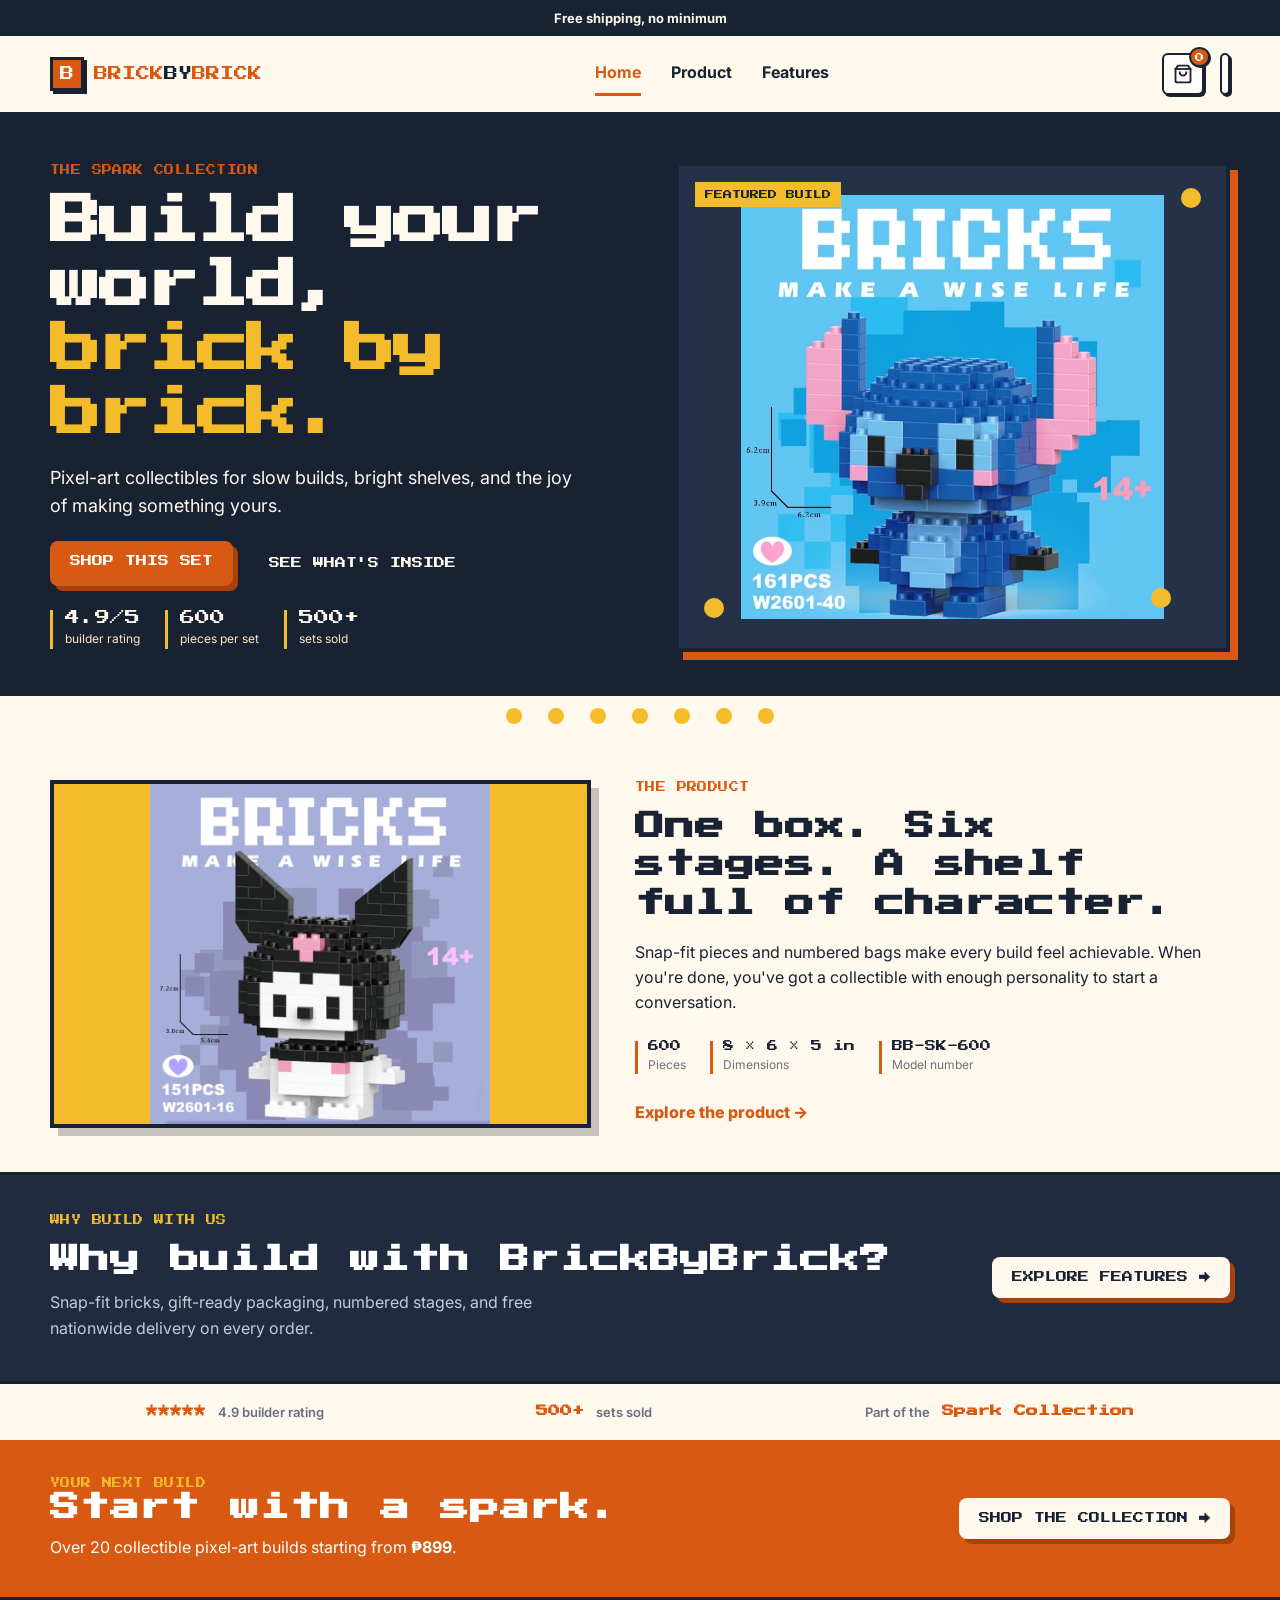
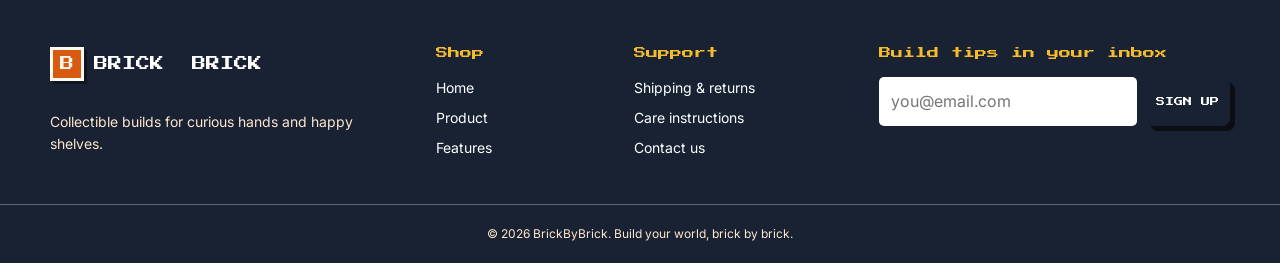
<file: landing.html>
<!doctype html>
<html lang="en">
<head>
  <meta charset="UTF-8">
  <meta name="viewport" content="width=device-width, initial-scale=1">
  <meta name="description" content="BrickByBrick collectible pixel-art builds.">
  <title>BrickByBrick — Build your world</title>
  <link rel="preconnect" href="https://fonts.googleapis.com">
  <link rel="preconnect" href="https://fonts.gstatic.com" crossorigin>
  <link href="https://fonts.googleapis.com/css2?family=Inter:wght@400;500;600;700;800&family=Press+Start+2P&display=swap" rel="stylesheet">
  <link rel="stylesheet" href="design.css">
  <script src="https://accounts.google.com/gsi/client?hl=en" async defer></script>
</head>
<style>
  :root {
    --orange: #D85A12;
    --orange-dark: #A7430A;
    --yellow: #F4BC2A;
    --navy: #182233;
    --cream: #FFF8ED;
    --line: #E7D9C6;
    --surface: #FFFDF9;
  }
  .hero { background: var(--navy); color: var(--cream); }
  .hero h1 { color: var(--cream); }
  .hero h1 span { color: var(--yellow); }
  .hero-art { background: #253148; box-shadow: 8px 8px 0 var(--orange); }
  .feature-band { background: #202B40; }
  .feature-grid article { background: #2A3850; border-color: #3A4A64; }
  .footer { background: var(--navy); }
  .footer-brand .brand-mark { background: var(--orange); border-color: var(--cream); box-shadow: 3px 3px 0 #0D1522; }
  .cta { background: var(--orange); }
</style>
<body data-page="landing">
  <div class="promo">Free shipping, no minimum</div>
  <header class="site-header">
    <div class="container nav-wrap">
      <a class="brand" href="landing.html" aria-label="BrickByBrick home">
        <span class="brand-mark">B</span>
        <span>BRICK<span>BY</span>BRICK</span>
      </a>
      <nav class="nav-links" id="navLinks" aria-label="Primary">
        <a class="active" href="landing.html">Home</a>
        <a href="index.html">Product</a>
        <a href="features.html">Features</a>
      </nav>
      <div class="nav-actions">
        <button class="cart" type="button" aria-label="Open shopping cart" id="cartOpenBtn">
          <svg class="cart-svg" viewBox="0 0 24 24" width="20" height="20" fill="none" stroke="currentColor" stroke-width="2.2" stroke-linecap="square" stroke-linejoin="miter" aria-hidden="true">
            <path d="M6 2 3 6v14a2 2 0 0 0 2 2h14a2 2 0 0 0 2-2V6l-3-4z"/>
            <line x1="3" y1="6" x2="21" y2="6"/>
            <path d="M16 10a4 4 0 0 1-8 0"/>
          </svg>
          <b id="cartCount">0</b>
        </button>
        <div id="navAuthSlot" class="nav-auth-slot"></div>
        <button class="menu-toggle" id="menuToggle" type="button" aria-label="Open menu" aria-expanded="false" aria-controls="navLinks">
          <span></span><span></span><span></span>
        </button>
      </div>
    </div>
  </header>
  <main>
    <section class="hero" id="home">
      <div class="container hero-grid">
        <div>
          <p class="kicker">THE SPARK COLLECTION</p>
          <h1>Build your world,<br><span>brick by brick.</span></h1>
          <p class="hero-copy">Pixel-art collectibles for slow builds, bright shelves, and the joy of making something yours.</p>
          <div class="hero-actions">
            <a class="button primary" href="index.html">Shop this set</a>
            <a class="button outline" href="#collection">See what's inside</a>
          </div>
          <div class="stats">
            <div>
              <strong>4.9/5</strong>
              <span>builder rating</span>
            </div>
            <div>
              <strong>600</strong>
              <span>pieces per set</span>
            </div>
            <div>
              <strong>500+</strong>
              <span>sets sold</span>
            </div>
          </div>
        </div>
        <div class="hero-art pixel-frame">
          <span class="hero-label">FEATURED BUILD</span>
          <img src="images/stitch.png" alt="Stitch pixel-art collectible build">
          <span class="hero-stud s1"></span>
          <span class="hero-stud s2"></span>
          <span class="hero-stud s3"></span>
        </div>
      </div>
    </section>
    <div class="container stud-divider">
      <i></i><i></i><i></i><i></i><i></i><i></i><i></i>
    </div>
    <section class="teaser container" id="collection">
      <div class="teaser-art pixel-frame">
        <img src="images/kuromi.png" alt="Kuromi pixel-art collectible build">
      </div>
      <div>
        <p class="kicker">THE PRODUCT</p>
        <h2>One box. Six stages. A shelf full of character.</h2>
        <p>Snap-fit pieces and numbered bags make every build feel achievable. When you're done, you've got a collectible with enough personality to start a conversation.</p>
        <div class="spec-row">
          <div>
            <strong>600</strong>
            <span>Pieces</span>
          </div>
          <div>
            <strong>8 × 6 × 5 in</strong>
            <span>Dimensions</span>
          </div>
          <div>
            <strong>BB-SK-600</strong>
            <span>Model number</span>
          </div>
        </div>
        <a class="text-link" href="index.html">Explore the product →</a>
      </div>
    </section>
    <!-- Short clean features teaser linking to features.html -->
    <section class="features-teaser-band" id="features">
      <div class="container features-teaser-inner">
        <div class="features-teaser-copy">
          <p class="kicker light">WHY BUILD WITH US</p>
          <h2>Why build with BrickByBrick?</h2>
          <p>Snap-fit bricks, gift-ready packaging, numbered stages, and free nationwide delivery on every order.</p>
        </div>
        <div class="features-teaser-action">
          <a class="button light-button" href="features.html">Explore Features →</a>
        </div>
      </div>
    </section>

    <section class="trust container">
      <strong>★★★★★ <span>4.9 builder rating</span></strong>
      <strong>500+ <span>sets sold</span></strong>
      <strong><span>Part of the</span> Spark Collection</strong>
    </section>

    <section class="cta">
      <div class="container cta-inner">
        <div>
          <p class="kicker light">YOUR NEXT BUILD</p>
          <h2>Start with a spark.</h2>
          <p>Over 20 collectible pixel-art builds starting from <strong>₱899</strong>.</p>
        </div>
        <a class="button light-button" href="index.html">Shop the collection →</a>
      </div>
    </section>
  </main>
  <footer class="footer">
    <div class="container footer-grid">
      <div>
        <a class="brand footer-brand" href="landing.html">
          <span class="brand-mark">B</span>
          <span>BRICK<span>BY</span>BRICK</span>
        </a>
        <p>Collectible builds for curious hands and happy shelves.</p>
      </div>
      <div>
        <h3>Shop</h3>
        <a href="landing.html">Home</a>
        <a href="index.html">Product</a>
        <a href="features.html">Features</a>
      </div>
      <div>
        <h3>Support</h3>
        <a href="index.html#shipping">Shipping &amp; returns</a>
        <a href="index.html#care">Care instructions</a>
        <a href="mailto:hello@brickbybrick.ph">Contact us</a>
      </div>
      <div>
        <h3>Build tips in your inbox</h3>
        <form id="signupForm" novalidate>
          <label class="sr-only" for="signupEmail">Email address</label>
          <input id="signupEmail" type="email" placeholder="you@email.com" required>
          <button class="button dark" type="submit">Sign up</button>
        </form>
        <p id="signupMsg" class="form-message" role="status" aria-live="polite"></p>
      </div>
    </div>
    <p class="copyright">© 2026 BrickByBrick. Build your world, brick by brick.</p>
  </footer>
  <script src="products.js?v=2"></script>
  <script src="auth.js?v=2"></script>
  <script src="cart.js?v=2"></script>
  <script src="func.js?v=2"></script>
</body>
</html>
</file>
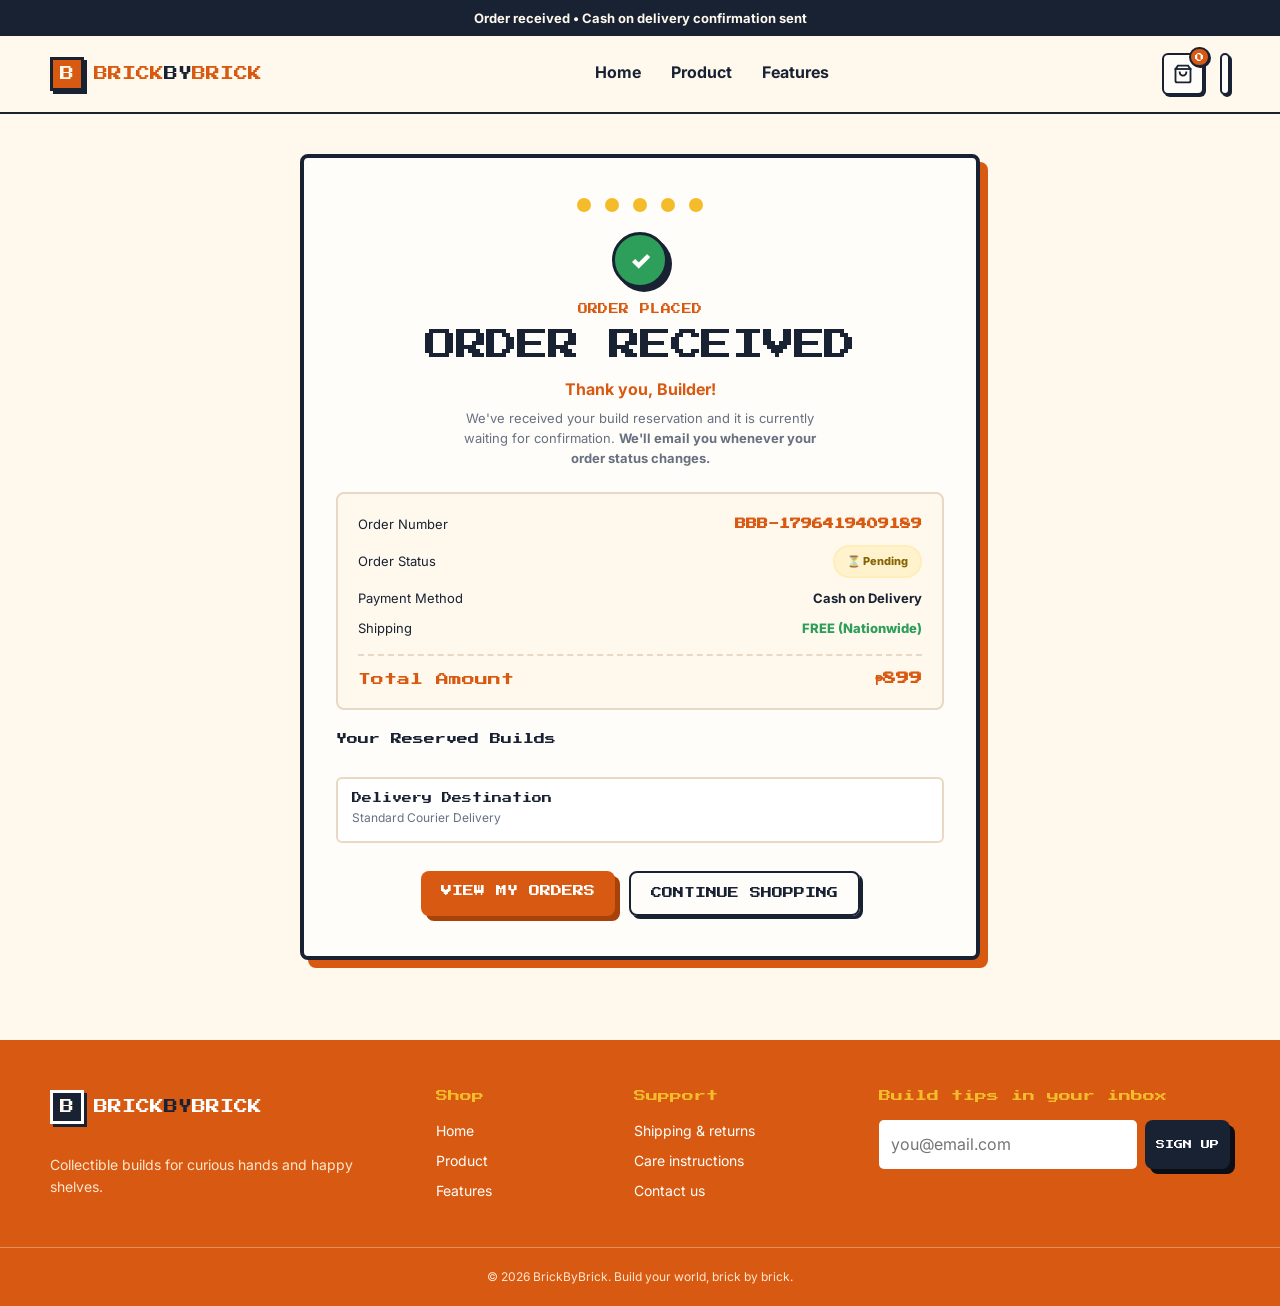
<file: order-success.html>
<!doctype html>
<html lang="en">
<head>
  <meta charset="UTF-8">
  <meta name="viewport" content="width=device-width, initial-scale=1">
  <meta name="description" content="BrickByBrick order confirmed. Thank you for your collectible build order.">
  <title>Order Confirmed — BrickByBrick</title>
  <link rel="preconnect" href="https://fonts.googleapis.com">
  <link rel="preconnect" href="https://fonts.gstatic.com" crossorigin>
  <link href="https://fonts.googleapis.com/css2?family=Inter:wght@400;500;600;700;800&family=Press+Start+2P&display=swap" rel="stylesheet">
  <link rel="stylesheet" href="design.css">
  <script src="https://accounts.google.com/gsi/client?hl=en" async defer></script>
</head>
<body data-page="order-success">
  <div class="promo">Order received • Cash on delivery confirmation sent</div>

  <header class="site-header">
    <div class="container nav-wrap">
      <a class="brand" href="landing.html" aria-label="BrickByBrick home">
        <span class="brand-mark">B</span>
        <span>BRICK<span>BY</span>BRICK</span>
      </a>
      <nav class="nav-links" id="navLinks" aria-label="Primary">
        <a href="landing.html">Home</a>
        <a href="index.html">Product</a>
        <a href="features.html">Features</a>
      </nav>
      <div class="nav-actions">
        <button class="cart" type="button" aria-label="Open shopping cart" id="cartOpenBtn">
          <svg class="cart-svg" viewBox="0 0 24 24" width="20" height="20" fill="none" stroke="currentColor" stroke-width="2.2" stroke-linecap="square" stroke-linejoin="miter" aria-hidden="true">
            <path d="M6 2 3 6v14a2 2 0 0 0 2 2h14a2 2 0 0 0 2-2V6l-3-4z"/>
            <line x1="3" y1="6" x2="21" y2="6"/>
            <path d="M16 10a4 4 0 0 1-8 0"/>
          </svg>
          <b id="cartCount">0</b>
        </button>
        <div id="navAuthSlot" class="nav-auth-slot"></div>
        <button class="menu-toggle" id="menuToggle" type="button" aria-label="Open menu" aria-expanded="false" aria-controls="navLinks">
          <span></span><span></span><span></span>
        </button>
      </div>
    </div>
  </header>

  <main class="success-page-content">
    <div class="container success-container">
      <div class="success-card pixel-frame">
        <div class="success-stud-row">
          <i></i><i></i><i></i><i></i><i></i>
        </div>

        <div class="success-icon-badge">✓</div>
        <p class="kicker">ORDER PLACED</p>
        <h1 class="success-title">ORDER RECEIVED</h1>
        <p class="success-greeting" id="successGreeting">Thank you for your order!</p>
        
        <p class="success-sub">We've received your build reservation and it is currently waiting for confirmation. <strong>We'll email you whenever your order status changes.</strong></p>

        <div class="order-receipt-box">
          <div class="receipt-row">
            <span class="receipt-label">Order Number</span>
            <strong class="receipt-val order-num-highlight" id="receiptOrderId">BBB-20260918-A4X29Q</strong>
          </div>
          <div class="receipt-row">
            <span class="receipt-label">Order Status</span>
            <span class="order-status-badge status-pending" id="receiptStatus">⏳ Pending</span>
          </div>
          <div class="receipt-row">
            <span class="receipt-label">Payment Method</span>
            <strong class="receipt-val" id="receiptPayment">Cash on Delivery</strong>
          </div>
          <div class="receipt-row">
            <span class="receipt-label">Shipping</span>
            <strong class="receipt-val highlight-free">FREE (Nationwide)</strong>
          </div>
          <div class="receipt-divider"></div>
          <div class="receipt-row total-highlight">
            <span class="receipt-label">Total Amount</span>
            <strong class="receipt-val" id="receiptTotal">₱899</strong>
          </div>
        </div>

        <!-- Ordered Items Breakdown -->
        <div class="success-items-section" id="successItemsSection">
          <h3>Your Reserved Builds</h3>
          <div class="success-items-grid" id="successItemsList">
            <!-- Dynamically populated -->
          </div>
        </div>

        <!-- Shipping Destination Summary -->
        <div class="shipping-destination-box" id="shippingDestinationBox">
          <h4>Delivery Destination</h4>
          <p id="destinationAddress" class="destination-text">Standard Courier Delivery</p>
        </div>

        <div class="success-actions">
          <a href="orders.html" class="button primary">View My Orders</a>
          <a href="index.html" class="button outline">Continue Shopping</a>
        </div>
      </div>
    </div>
  </main>

  <footer class="footer">
    <div class="container footer-grid">
      <div>
        <a class="brand footer-brand" href="landing.html">
          <span class="brand-mark">B</span>
          <span>BRICK<span>BY</span>BRICK</span>
        </a>
        <p>Collectible builds for curious hands and happy shelves.</p>
      </div>
      <div>
        <h3>Shop</h3>
        <a href="landing.html">Home</a>
        <a href="index.html">Product</a>
        <a href="features.html">Features</a>
      </div>
      <div>
        <h3>Support</h3>
        <a href="index.html#shipping">Shipping &amp; returns</a>
        <a href="index.html#care">Care instructions</a>
        <a href="mailto:hello@brickbybrick.ph">Contact us</a>
      </div>
      <div>
        <h3>Build tips in your inbox</h3>
        <form id="signupForm" novalidate>
          <label class="sr-only" for="signupEmail">Email address</label>
          <input id="signupEmail" type="email" placeholder="you@email.com" required>
          <button class="button dark" type="submit">Sign up</button>
        </form>
        <p id="signupMsg" class="form-message" role="status" aria-live="polite"></p>
      </div>
    </div>
    <p class="copyright">© 2026 BrickByBrick. Build your world, brick by brick.</p>
  </footer>

  <script src="products.js?v=2"></script>
  <script src="auth.js?v=2"></script>
  <script src="cart.js?v=2"></script>
  <script>
    document.addEventListener('DOMContentLoaded', () => {
      // Extract order ID from query params or localStorage
      const params = new URLSearchParams(window.location.search);
      const paramOrderId = params.get('orderId');

      let lastOrder = null;
      try {
        const raw = localStorage.getItem('brickbybrick_last_order');
        if (raw) lastOrder = JSON.parse(raw);
      } catch (e) {
        console.error('Error reading last order:', e);
      }

      const orderId = paramOrderId || lastOrder?.orderId || 'BBB-' + Date.now();
      const user = getCurrentUser();
      const firstName = user?.firstName || lastOrder?.customer?.name?.split(' ')[0] || 'Builder';

      const greetingEl = document.getElementById('successGreeting');
      if (greetingEl) greetingEl.textContent = `Thank you, ${firstName}!`;

      const orderIdEl = document.getElementById('receiptOrderId');
      if (orderIdEl) orderIdEl.textContent = orderId;

      const paymentEl = document.getElementById('receiptPayment');
      if (paymentEl && lastOrder?.paymentMethod) {
        paymentEl.textContent = lastOrder.paymentMethod;
      }

      const totalEl = document.getElementById('receiptTotal');
      if (totalEl && lastOrder?.total) {
        totalEl.textContent = formatPrice(lastOrder.total);
      }

      const itemsListEl = document.getElementById('successItemsList');
      if (itemsListEl && lastOrder?.items && lastOrder.items.length > 0) {
        let html = '';
        lastOrder.items.forEach(item => {
          const prod = getProductById(item.character || item.id);
          const imgSrc = item.image || prod?.image || 'images/kuromi.png';
          html += `
            <div class="success-item-card pixel-frame">
              <div class="success-item-thumb">
                <img src="${imgSrc}" alt="${item.character}">
              </div>
              <div class="success-item-meta">
                <strong>${item.character} Display Set</strong>
                <span>Quantity: ${item.quantity}</span>
                <span class="success-item-cost">${formatPrice((item.unitPrice || 899) * item.quantity)}</span>
              </div>
            </div>
          `;
        });
        itemsListEl.innerHTML = html;
      }

      const destEl = document.getElementById('destinationAddress');
      if (destEl && lastOrder?.shipping) {
        const s = lastOrder.shipping;
        const fullAddr = [s.street, s.barangay, s.city, s.province, s.postalCode].filter(Boolean).join(', ');
        destEl.textContent = `${lastOrder.customer?.name || firstName} • ${s.phone || ''}\n${fullAddr}`;
      }
    });
  </script>
</body>
</html>
</file>
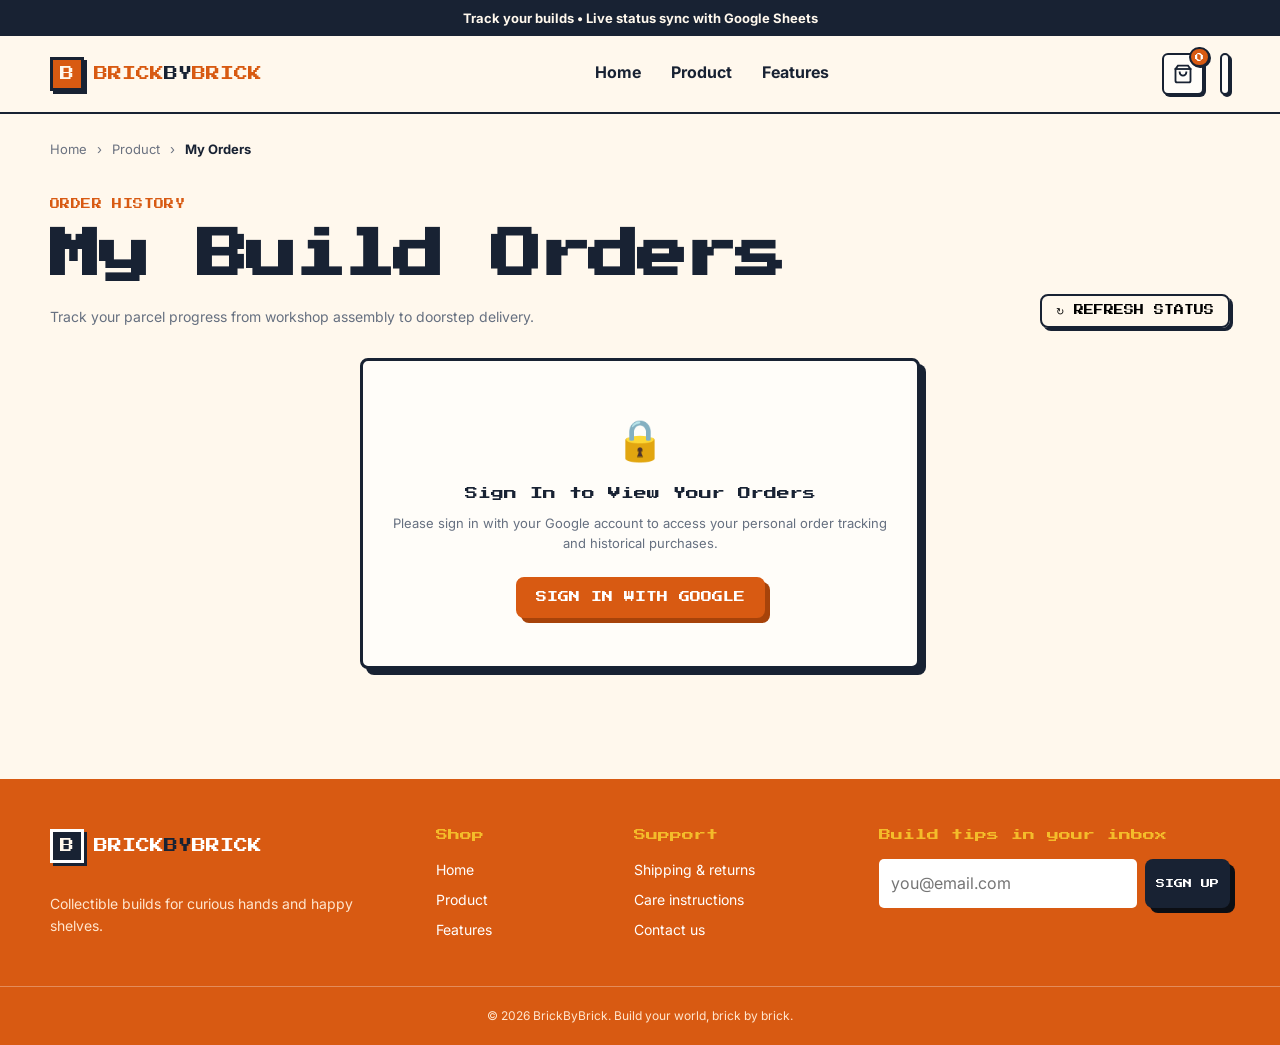
<file: orders.html>
<!doctype html>
<html lang="en">
<head>
  <meta charset="UTF-8">
  <meta name="viewport" content="width=device-width, initial-scale=1">
  <meta name="description" content="Track your BrickByBrick collectible build orders and live shipment status.">
  <title>My Orders — BrickByBrick</title>
  <link rel="preconnect" href="https://fonts.googleapis.com">
  <link rel="preconnect" href="https://fonts.gstatic.com" crossorigin>
  <link href="https://fonts.googleapis.com/css2?family=Inter:wght@400;500;600;700;800&family=Press+Start+2P&display=swap" rel="stylesheet">
  <link rel="stylesheet" href="design.css">
  <script src="https://accounts.google.com/gsi/client?hl=en" async defer></script>
</head>
<body data-page="orders">
  <div class="promo">Track your builds • Live status sync with Google Sheets</div>

  <header class="site-header">
    <div class="container nav-wrap">
      <a class="brand" href="landing.html" aria-label="BrickByBrick home">
        <span class="brand-mark">B</span>
        <span>BRICK<span>BY</span>BRICK</span>
      </a>
      <nav class="nav-links" id="navLinks" aria-label="Primary">
        <a href="landing.html">Home</a>
        <a href="index.html">Product</a>
        <a href="features.html">Features</a>
      </nav>
      <div class="nav-actions">
        <button class="cart" type="button" aria-label="Open shopping cart" id="cartOpenBtn">
          <svg class="cart-svg" viewBox="0 0 24 24" width="20" height="20" fill="none" stroke="currentColor" stroke-width="2.2" stroke-linecap="square" stroke-linejoin="miter" aria-hidden="true">
            <path d="M6 2 3 6v14a2 2 0 0 0 2 2h14a2 2 0 0 0 2-2V6l-3-4z"/>
            <line x1="3" y1="6" x2="21" y2="6"/>
            <path d="M16 10a4 4 0 0 1-8 0"/>
          </svg>
          <b id="cartCount">0</b>
        </button>
        <div id="navAuthSlot" class="nav-auth-slot"></div>
        <button class="menu-toggle" id="menuToggle" type="button" aria-label="Open menu" aria-expanded="false" aria-controls="navLinks">
          <span></span><span></span><span></span>
        </button>
      </div>
    </div>
  </header>

  <main class="orders-page-content">
    <div class="container breadcrumb">
      <a href="landing.html">Home</a>
      <span>›</span>
      <a href="index.html">Product</a>
      <span>›</span>
      <strong>My Orders</strong>
    </div>

    <section class="container orders-section">
      <div class="orders-header-row">
        <div>
          <p class="kicker">ORDER HISTORY</p>
          <h1>My Build Orders</h1>
          <p class="orders-subtext">Track your parcel progress from workshop assembly to doorstep delivery.</p>
        </div>
        <button type="button" class="button outline small-btn refresh-btn" onclick="loadCustomerOrders()">
          ↻ Refresh Status
        </button>
      </div>

      <!-- Auth Required Box (Shown if not logged in) -->
      <div id="ordersAuthPrompt" class="orders-auth-card pixel-frame hidden">
        <div class="auth-card-mark">🔒</div>
        <h2>Sign In to View Your Orders</h2>
        <p>Please sign in with your Google account to access your personal order tracking and historical purchases.</p>
        <button type="button" class="button primary" id="ordersLoginBtn">
          Sign In with Google
        </button>
      </div>

      <!-- Empty Orders Box (Shown if logged in but zero orders) -->
      <div id="ordersEmptyState" class="orders-empty-card pixel-frame hidden">
        <div class="empty-icon">▦</div>
        <h2>No Orders Yet</h2>
        <p>You haven't placed any collectible build orders yet. Build your world, brick by brick!</p>
        <a href="index.html" class="button primary">Explore The Collection</a>
      </div>

      <!-- Active Orders List -->
      <div id="ordersListContainer" class="orders-list-grid">
        <!-- Rendered by orders.js -->
      </div>
    </section>
  </main>

  <footer class="footer">
    <div class="container footer-grid">
      <div>
        <a class="brand footer-brand" href="landing.html">
          <span class="brand-mark">B</span>
          <span>BRICK<span>BY</span>BRICK</span>
        </a>
        <p>Collectible builds for curious hands and happy shelves.</p>
      </div>
      <div>
        <h3>Shop</h3>
        <a href="landing.html">Home</a>
        <a href="index.html">Product</a>
        <a href="features.html">Features</a>
      </div>
      <div>
        <h3>Support</h3>
        <a href="index.html#shipping">Shipping &amp; returns</a>
        <a href="index.html#care">Care instructions</a>
        <a href="mailto:hello@brickbybrick.ph">Contact us</a>
      </div>
      <div>
        <h3>Build tips in your inbox</h3>
        <form id="signupForm" novalidate>
          <label class="sr-only" for="signupEmail">Email address</label>
          <input id="signupEmail" type="email" placeholder="you@email.com" required>
          <button class="button dark" type="submit">Sign up</button>
        </form>
        <p id="signupMsg" class="form-message" role="status" aria-live="polite"></p>
      </div>
    </div>
    <p class="copyright">© 2026 BrickByBrick. Build your world, brick by brick.</p>
  </footer>

  <script src="products.js?v=2"></script>
  <script src="auth.js?v=2"></script>
  <script src="cart.js?v=2"></script>
  <script src="orders.js?v=2"></script>
</body>
</html>
</file>
<file: design.css>
:root{--orange:#D85A12;--orange-dark:#A7430A;--yellow:#F4BC2A;--navy:#182233;--cream:#FFF8ED;--green:#2E9E5B;--line:#E7D9C6;--surface:#FFFDF9;--muted:#667080;--pixel:'Press Start 2P',monospace;--body:'Inter',system-ui,sans-serif;--shadow:5px 5px 0 var(--orange-dark);--max:1180px}
h1,h2,.brand,.button,.kicker,.price-row>strong,.stats strong,.spec-row strong,.feature-icon,.footer h3,.trust{font-family:'Press Start 2P',var(--pixel),monospace!important}
.product-layout{grid-template-columns:minmax(0,1.05fr) minmax(0,.95fr);min-width:0}.gallery,.product-info,.thumbs{min-width:0}.thumbs{display:grid;grid-template-columns:repeat(auto-fill,minmax(64px,1fr));overflow:visible}.thumb{width:100%;flex:none}@media(max-width:620px){.thumbs{display:flex;overflow-x:auto}.thumb{flex:0 0 72px;width:72px}}
.cart-drawer{position:fixed;inset:0 0 0 auto;z-index:30;width:min(380px,100%);padding:28px;background:var(--surface);border-left:3px solid var(--navy);box-shadow:-10px 0 0 rgba(24,34,51,.16);transform:translateX(105%);transition:transform .2s ease}.cart-drawer.open{transform:translateX(0)}.cart-drawer-head{display:flex;align-items:center;justify-content:space-between;border-bottom:2px solid var(--line);padding-bottom:16px}.cart-drawer h2{font-size:18px;margin:0}.cart-close{border:0;background:transparent;color:var(--navy);font-size:30px;line-height:1;cursor:pointer}.cart-copy{color:var(--muted);margin:24px 0 18px}.cart-checkout{width:100%}.cart-checkout:disabled{opacity:.45;cursor:not-allowed;transform:none;box-shadow:none}.checkout-message{min-height:24px;color:var(--green);font-weight:800;font-size:14px}@media(max-width:620px){.cart-drawer{width:100%;padding:24px 20px}}
.hero{background:var(--navy);color:var(--cream)}.hero h1{color:var(--cream)}.hero h1 span{color:var(--yellow)}.hero-art{background:#253148;box-shadow:8px 8px 0 var(--orange)}.feature-band,.box-section{background:#202B40}.feature-grid article{background:#2A3850;border-color:#3A4A64}.cta{background:var(--orange)}.footer{background:var(--navy)}.footer-brand .brand-mark{background:var(--orange);border-color:var(--cream);box-shadow:3px 3px 0 #0D1522}.purchase-box{background:#F5E4D0;border:1px solid #EBD0AE}.related-card{background:var(--surface);border-color:var(--line)}.text-link{color:var(--orange)}.kicker{color:var(--orange)}.button.primary{background:var(--orange)}.save-badge{background:var(--green)}
*{box-sizing:border-box}html{scroll-behavior:smooth}body{margin:0;background:var(--cream);color:var(--navy);font:16px/1.55 var(--body)}img{max-width:100%;display:block}a{color:inherit}button,input{font:inherit}:focus-visible{outline:3px solid var(--yellow);outline-offset:3px}.container{width:min(var(--max),calc(100% - 48px));margin:auto}.sr-only{position:absolute;width:1px;height:1px;overflow:hidden;clip:rect(0,0,0,0)}.promo{background:var(--navy);color:var(--cream);text-align:center;padding:8px;font-size:13px;font-weight:700}.site-header{position:sticky;top:0;z-index:10;background:var(--cream);border-bottom:2px solid var(--navy)}.nav-wrap{height:76px;display:flex;align-items:center;justify-content:space-between;gap:28px}.brand{display:inline-flex;align-items:center;gap:10px;text-decoration:none;font:14px var(--pixel);color:var(--orange);white-space:nowrap}.brand>span:last-child>span{color:var(--navy)}.brand-mark{display:grid;place-items:center;width:34px;height:34px;background:var(--orange);color:var(--cream);border:3px solid var(--navy);box-shadow:3px 3px 0 var(--navy);font:14px var(--pixel)}.nav-links{display:flex;gap:30px;font-weight:700}.nav-links a{text-decoration:none;padding:8px 0;border-bottom:3px solid transparent}.nav-links a:hover,.nav-links .active{color:var(--orange);border-color:var(--orange)}.nav-actions{display:flex;align-items:center;gap:16px}.cart{position:relative;border:0;background:none;color:var(--navy);font-size:28px;line-height:1;cursor:pointer}.cart b{position:absolute;top:-7px;right:-10px;min-width:19px;height:19px;padding:2px 5px;border-radius:9px;background:var(--orange);color:white;font-size:11px;line-height:15px}.menu-toggle{display:none;border:0;background:none;padding:8px;cursor:pointer}.menu-toggle span{display:block;width:24px;height:3px;margin:4px;background:var(--navy)}.button{display:inline-block;border:0;border-radius:8px;padding:15px 20px;text-transform:uppercase;font:11px var(--pixel);text-decoration:none;cursor:pointer;transition:transform .15s,box-shadow .15s}.button:hover{transform:translateY(-2px)}.button:active{transform:translateY(4px);box-shadow:none}.primary{background:var(--orange);color:white;box-shadow:var(--shadow)}.dark{background:var(--navy);color:white;box-shadow:5px 5px 0 #0b0e14}.outline{border:2px solid var(--navy);background:transparent;box-shadow:3px 3px 0 var(--navy)}.light-button{background:var(--cream);color:var(--navy);box-shadow:5px 5px 0 var(--orange-dark)}.kicker{margin:0 0 15px;color:var(--orange);font:10px var(--pixel);letter-spacing:.04em}.kicker.light{color:var(--yellow)}h1,h2,h3{margin:0 0 18px;line-height:1.3}h1,h2{font-family:var(--pixel)}h1{font-size:clamp(2rem,5vw,4.6rem);letter-spacing:-.06em}h1 span{color:var(--orange)}h2{font-size:clamp(1.35rem,3vw,2.2rem)}h3{font-size:16px}
.hero{padding:80px 0 68px;background:var(--orange);color:white}.hero-grid{display:grid;grid-template-columns:1fr 1fr;gap:70px;align-items:center}.hero h1{color:white}.hero-copy{max-width:48ch;font-size:18px}.hero-actions{display:flex;gap:14px;flex-wrap:wrap;margin:30px 0}.stats{display:flex;gap:25px;flex-wrap:wrap;margin-top:38px}.stats div{border-left:3px solid var(--yellow);padding-left:12px}.stats strong,.stats span{display:block}.stats strong{font:15px var(--pixel)}.stats span{font-size:12px;margin-top:5px;color:#ffe4c8}.pixel-frame{position:relative;background:var(--navy);border:4px solid var(--navy);box-shadow:8px 8px 0 rgba(28,35,49,.25);overflow:hidden}.hero-art{min-height:450px;display:grid;place-items:center}.hero-art img{width:88%;height:88%;object-fit:contain;transition:transform .2s}.hero-art:hover img,.gallery-main:hover img{transform:translateY(-4px) scale(1.015)}.hero-label{position:absolute;top:16px;left:16px;background:var(--yellow);color:var(--navy);padding:8px 10px;font:9px var(--pixel);z-index:1}.hero-stud{position:absolute;width:20px;height:20px;border-radius:50%;background:var(--yellow)}.s1{right:25px;top:22px}.s2{left:25px;bottom:30px}.s3{right:55px;bottom:40px}.stud-divider{display:flex;justify-content:center;gap:26px;padding:22px 0}.stud-divider i{display:block;width:16px;height:16px;border-radius:50%;background:var(--yellow)}.teaser{display:grid;grid-template-columns:1fr 1.1fr;gap:70px;align-items:center;padding:70px 0}.teaser-art{background:var(--yellow);min-height:380px;display:grid;place-items:center}.teaser-art img{height:340px;object-fit:contain}.spec-row{display:flex;gap:24px;flex-wrap:wrap;margin:26px 0}.spec-row div{border-left:3px solid var(--orange);padding-left:10px}.spec-row strong,.spec-row span{display:block}.spec-row strong{font:11px var(--pixel)}.spec-row span{font-size:12px;margin-top:4px;color:#697181}.text-link{font-weight:800;color:var(--orange);text-decoration:none}.feature-band,.box-section{background:var(--navy);color:var(--cream);padding:64px 0}.feature-band h2,.box-section h2{color:var(--cream)}.feature-grid{display:grid;grid-template-columns:repeat(4,1fr);gap:18px}.feature-grid article{background:#283245;padding:23px;border:2px solid #354055;transition:transform .15s,box-shadow .15s}.feature-grid article:hover{transform:translateY(-4px);box-shadow:5px 5px 0 var(--orange)}.feature-icon{display:block;color:var(--yellow);font:30px var(--pixel);margin-bottom:18px}.feature-grid h3{color:white}.feature-grid p{color:#c3cbd5;margin:0;font-size:14px}.trust{display:flex;justify-content:space-around;gap:20px;flex-wrap:wrap;padding:30px 0;font:12px var(--pixel)}.trust strong{color:var(--orange)}.trust span{font:600 13px var(--body);color:#657080}.cta{background:var(--orange);color:white;padding:48px 0}.cta-inner{display:flex;align-items:center;justify-content:space-between;gap:30px}.cta h2{color:white;margin-bottom:8px}.cta p{margin:0}
.breadcrumb{display:flex;gap:10px;align-items:center;padding:25px 0 10px;font-size:13px;color:#6b7280}.breadcrumb a{text-decoration:none}.breadcrumb a:hover{color:var(--orange)}.breadcrumb strong{color:var(--navy)}.product-layout{display:grid;grid-template-columns:1.05fr .95fr;gap:70px;padding:30px 0 80px;align-items:start}.gallery-main{aspect-ratio:1;display:grid;place-items:center}.gallery-main img{width:91%;height:91%;object-fit:contain;transition:transform .2s}.corner{position:absolute;width:14px;height:14px;background:var(--yellow);z-index:1}.corner-a{top:15px;right:15px}.corner-b{bottom:15px;left:15px;background:var(--orange)}.thumbs{display:flex;gap:12px;overflow-x:auto;padding:17px 3px 8px}.thumb{flex:0 0 78px;height:78px;padding:4px;background:var(--navy);border:3px solid transparent;cursor:pointer}.thumb.selected,.thumb:hover{border-color:var(--orange);box-shadow:3px 3px 0 var(--orange-dark)}.thumb img{width:100%;height:100%;object-fit:contain}.product-info h1{font-size:clamp(1.6rem,3vw,2.5rem)}.rating{display:flex;gap:9px;align-items:center;flex-wrap:wrap;font-size:14px;margin-bottom:22px}.stars{color:var(--yellow);letter-spacing:2px}.rating a{color:#697181}.price-row{display:flex;gap:15px;align-items:center;margin-bottom:20px}.price-row>strong{font:24px var(--pixel);color:var(--orange)}.price-row del{color:#858c98}.save-badge{background:var(--green);color:white;padding:4px 8px;font-size:11px;font-weight:800}.lead{color:#4f5866;max-width:52ch}.option-block{margin:28px 0}.variant-list{display:flex;gap:10px;flex-wrap:wrap}.variant{background:var(--cream);border:2px solid #d4c4ae;border-radius:6px;padding:10px 12px;cursor:pointer;font-weight:700}.variant.active,.variant:hover{border-color:var(--orange);box-shadow:3px 3px 0 var(--orange)}.purchase-box{background:#f9dfc4;padding:20px;margin:25px 0}.stock-line{display:flex;align-items:center;gap:15px}.stepper{display:flex;align-items:center;border:2px solid var(--navy);background:var(--cream)}.stepper button{width:38px;height:38px;border:0;background:transparent;cursor:pointer;font-size:21px}.stepper button:hover{background:var(--yellow)}.stepper output{min-width:36px;text-align:center;font-weight:800}.stock{color:var(--green);font-size:13px;font-weight:800}.purchase-actions{display:flex;gap:12px;flex-wrap:wrap;margin-top:17px}.toast{min-height:22px;margin:12px 0 0;color:var(--green);font-weight:800;font-size:13px}.quick-specs{display:flex;gap:15px;list-style:none;padding:0;margin:20px 0;flex-wrap:wrap;color:#687180;font-size:13px}.quick-specs li{border-left:3px solid var(--yellow);padding-left:8px}.details-grid{display:grid;grid-template-columns:1fr 1fr;gap:70px;padding:60px 0}.details-grid p{max-width:58ch;color:#4f5866}.accordion-item{border-bottom:2px solid var(--line)}.accordion-trigger{width:100%;display:flex;justify-content:space-between;background:none;border:0;padding:17px 0;text-align:left;font-weight:800;cursor:pointer;color:var(--navy)}.accordion-trigger span:last-child{font:20px var(--pixel);color:var(--orange)}.accordion-panel{max-height:0;overflow:hidden;transition:max-height .2s}.accordion-panel p{padding-bottom:14px;font-size:14px}.specs-section{padding:55px 0 75px;max-width:800px}.table-wrap{overflow-x:auto}table{width:100%;border-collapse:collapse}th,td{padding:14px 10px;border-bottom:1px solid var(--line);text-align:left}th{color:#687180;width:40%}.box-section h2{margin-bottom:28px}.related{padding:65px 0 85px}.section-heading{display:flex;justify-content:space-between;align-items:end;margin-bottom:24px}.related-grid{display:grid;grid-template-columns:repeat(3,1fr);gap:20px}.related-card{display:grid;grid-template-columns:90px 1fr;column-gap:14px;align-items:center;text-decoration:none;border:2px solid var(--line);padding:12px;background:white}.related-card img{grid-row:span 2;width:90px;height:90px;object-fit:contain;background:var(--navy)}.related-card span{font-weight:700}.related-card strong{color:var(--orange)}.footer{background:var(--orange);color:white;padding:50px 0 20px}.footer-grid{display:grid;grid-template-columns:1.5fr .7fr .9fr 1.5fr;gap:35px}.footer-brand{color:white;margin-bottom:16px}.footer-brand .brand-mark{background:var(--navy);border-color:white;box-shadow:3px 3px 0 var(--navy)}.footer h3{font:12px var(--pixel);color:var(--yellow)}.footer a:not(.brand){display:block;text-decoration:none;margin:8px 0;font-size:14px}.footer a:not(.brand):hover{color:var(--navy)}.footer p{font-size:14px;color:#ffe6ce}.footer form{display:flex;gap:8px}.footer input{min-width:0;flex:1;border:0;padding:12px;border-radius:5px}.footer .button{font-size:9px;padding:11px}.form-message{color:var(--navy)!important;font-weight:800}.copyright{text-align:center;border-top:1px solid rgba(255,255,255,.3);padding-top:20px;margin:35px 0 0!important;font-size:12px!important}
@media(max-width:850px){.hero-grid,.product-layout{grid-template-columns:1fr;gap:35px}.hero{padding:55px 0}.hero-art{min-height:360px}.teaser,.details-grid{grid-template-columns:1fr;gap:35px}.feature-grid{grid-template-columns:repeat(2,1fr)}.footer-grid{grid-template-columns:1fr 1fr}.product-layout{padding-bottom:45px}}@media(max-width:620px){.container{width:min(var(--max),calc(100% - 32px))}.nav-wrap{height:66px}.nav-links{display:none;position:absolute;top:66px;left:0;right:0;background:var(--cream);padding:16px;flex-direction:column;gap:10px;border-bottom:2px solid var(--navy)}.nav-links.open{display:flex}.menu-toggle{display:block}.brand{font-size:10px}.brand-mark{width:29px;height:29px;font-size:11px}.hero h1{font-size:2rem}.hero-copy{font-size:16px}.hero-art{min-height:300px}.stats{gap:14px}.teaser{padding:45px 0}.teaser-art{min-height:280px}.teaser-art img{height:250px}.feature-grid{grid-template-columns:1fr}.trust{align-items:flex-start;flex-direction:column}.cta-inner{align-items:flex-start;flex-direction:column}.breadcrumb{font-size:11px;flex-wrap:wrap}.details-grid{padding:35px 0}.related-grid{grid-template-columns:1fr}.section-heading{align-items:flex-start;gap:15px;flex-direction:column}.footer-grid{grid-template-columns:1fr}.footer form{max-width:400px}.purchase-actions .button{flex:1}.product-info h1{font-size:1.45rem}}@media(prefers-reduced-motion:reduce){*,html{scroll-behavior:auto!important;transition:none!important}}

/* ====================================================================
   BRICKBYBRICK ECOMMERCE SYSTEM ENHANCEMENTS
   ==================================================================== */

/* --- Navbar Auth & Profile Dropdown --- */
.nav-auth-slot { display: flex; align-items: center; }
.nav-signin-btn { padding: 9px 15px; font-size: 10px; }
.user-menu-wrap { position: relative; }
.user-menu-btn {
  display: flex;
  align-items: center;
  gap: 8px;
  background: var(--surface);
  border: 2px solid var(--navy);
  box-shadow: 2px 2px 0 var(--navy);
  border-radius: 6px;
  padding: 5px 10px;
  cursor: pointer;
  transition: transform 0.15s, box-shadow 0.15s;
}
.user-menu-btn:hover {
  transform: translateY(-1px);
  box-shadow: 3px 3px 0 var(--navy);
}
.nav-avatar-img {
  width: 26px;
  height: 26px;
  border-radius: 50%;
  object-fit: cover;
  border: 1px solid var(--navy);
}
.nav-avatar-fallback {
  width: 26px;
  height: 26px;
  border-radius: 50%;
  background: var(--orange);
  color: white;
  display: grid;
  place-items: center;
  font: 11px var(--pixel);
}
.user-first-name {
  font-size: 13px;
  font-weight: 700;
  max-width: 100px;
  overflow: hidden;
  text-overflow: ellipsis;
  white-space: nowrap;
}
.menu-arrow { font-size: 11px; }
.user-dropdown {
  position: absolute;
  right: 0;
  top: calc(100% + 8px);
  width: 220px;
  background: var(--surface);
  border: 3px solid var(--navy);
  box-shadow: 5px 5px 0 var(--navy);
  border-radius: 6px;
  z-index: 100;
  display: none;
}
.user-dropdown.open { display: block; }
.user-dropdown-header {
  padding: 12px 14px;
  border-bottom: 2px solid var(--line);
  display: flex;
  flex-direction: column;
}
.user-dropdown-header strong { font-size: 13px; color: var(--navy); }
.user-dropdown-header span { font-size: 11px; color: var(--muted); word-break: break-all; }
.dropdown-divider { border: 0; border-top: 1px solid var(--line); margin: 4px 0; }
.dropdown-item {
  display: flex;
  align-items: center;
  gap: 10px;
  padding: 10px 14px;
  text-decoration: none;
  color: var(--navy);
  font-size: 13px;
  font-weight: 700;
  border: 0;
  background: none;
  width: 100%;
  text-align: left;
  cursor: pointer;
  transition: background 0.15s;
}
.dropdown-item:hover { background: var(--cream); color: var(--orange); }
.dropdown-item .item-icon { font-size: 14px; }
.sign-out-btn { color: #c0392b; }
.sign-out-btn:hover { color: #e74c3c; }

/* --- Cart Drawer & Backdrop --- */
.cart-backdrop {
  position: fixed;
  inset: 0;
  background: rgba(24, 34, 51, 0.55);
  backdrop-filter: blur(2px);
  z-index: 98;
  opacity: 0;
  pointer-events: none;
  transition: opacity 0.25s ease;
}
.cart-backdrop.open {
  opacity: 1;
  pointer-events: auto;
}
.cart-drawer {
  position: fixed;
  top: 0;
  right: 0;
  bottom: 0;
  width: min(420px, 100%);
  padding: 0;
  background: var(--surface);
  border-left: 4px solid var(--navy);
  box-shadow: -8px 0 0 rgba(24, 34, 51, 0.2);
  z-index: 99;
  transform: translateX(105%);
  transition: transform 0.25s cubic-bezier(0.16, 1, 0.3, 1);
  display: flex;
  flex-direction: column;
}
.cart-drawer.open { transform: translateX(0); }
.cart-drawer-head {
  padding: 18px 24px;
  border-bottom: 3px solid var(--navy);
  display: flex;
  align-items: center;
  justify-content: space-between;
  background: var(--cream);
}
.drawer-title-wrap {
  display: flex;
  align-items: center;
  gap: 10px;
}
.drawer-title-icon { font-size: 20px; color: var(--orange); }
.cart-drawer h2 { font-size: 14px; margin: 0; font-family: var(--pixel); }
.cart-close {
  border: 0;
  background: transparent;
  color: var(--navy);
  font-size: 28px;
  line-height: 1;
  cursor: pointer;
  padding: 0 4px;
  transition: transform 0.15s;
}
.cart-close:hover { transform: scale(1.15) rotate(90deg); color: var(--orange); }
.cart-drawer-body {
  flex: 1;
  overflow-y: auto;
  padding: 20px;
}
.cart-items-list {
  list-style: none;
  margin: 0;
  padding: 0;
  display: flex;
  flex-direction: column;
  gap: 14px;
}
.cart-item {
  display: grid;
  grid-template-columns: 72px 1fr;
  gap: 14px;
  padding: 12px;
  border: 2px solid var(--line);
  background: white;
  border-radius: 6px;
  box-shadow: 2px 2px 0 rgba(24,34,51,0.06);
}
.cart-item-img {
  width: 72px;
  height: 72px;
  background: var(--navy);
  border: 2px solid var(--navy);
  display: grid;
  place-items: center;
}
.cart-item-img img {
  width: 85%;
  height: 85%;
  object-fit: contain;
}
.cart-item-details { display: flex; flex-direction: column; justify-content: space-between; }
.cart-item-top { display: flex; justify-content: space-between; align-items: flex-start; }
.cart-item-title { font: 11px var(--pixel); margin: 0; color: var(--navy); line-height: 1.3; }
.cart-remove-btn {
  border: 0;
  background: transparent;
  color: #c0392b;
  font-size: 11px;
  font-weight: 700;
  cursor: pointer;
  text-decoration: underline;
  padding: 0;
}
.cart-remove-btn:hover { color: #e74c3c; }
.cart-item-calc { font-size: 12px; color: var(--muted); margin: 4px 0 8px; }
.cart-item-calc strong { color: var(--navy); font-weight: 800; }
.cart-stepper {
  display: inline-flex;
  align-items: center;
  border: 2px solid var(--navy);
  background: var(--cream);
  border-radius: 4px;
}
.cart-step-btn {
  width: 26px;
  height: 26px;
  border: 0;
  background: transparent;
  cursor: pointer;
  font-size: 15px;
  font-weight: 800;
  line-height: 1;
}
.cart-step-btn:hover { background: var(--yellow); }
.cart-step-val {
  min-width: 28px;
  text-align: center;
  line-height: 26px;
  font-weight: 800;
  font-size: 12px;
}
.cart-drawer-foot {
  padding: 20px 24px;
  border-top: 3px solid var(--navy);
  background: var(--cream);
}
.cart-drawer-foot.is-empty { display: none; }
.cart-summary-line, .cart-total-line {
  display: flex;
  justify-content: space-between;
  font-size: 13px;
  margin-bottom: 8px;
}
.cart-total-line {
  font-family: var(--pixel);
  font-size: 13px;
  color: var(--orange);
  margin-top: 10px;
  border-top: 2px dashed var(--line);
  padding-top: 10px;
}
.cart-shipping-notice {
  font-size: 11px;
  font-weight: 700;
  color: var(--green);
  display: flex;
  align-items: center;
  gap: 6px;
  margin-bottom: 12px;
}
.cart-checkout-btn {
  width: 100%;
  text-align: center;
  padding: 14px;
  font-size: 11px;
  margin-top: 4px;
}
.cart-empty-state {
  text-align: center;
  padding: 48px 16px;
}
.cart-empty-state .empty-icon {
  font-size: 44px;
  color: var(--orange);
  margin-bottom: 16px;
}
.cart-empty-state h3 { font: 12px var(--pixel); margin-bottom: 12px; }
.cart-empty-state p { font-size: 13px; color: var(--muted); margin-bottom: 20px; }

/* --- Toast Notifications --- */
.toast-container {
  position: fixed;
  bottom: 24px;
  right: 24px;
  z-index: 120;
  display: flex;
  flex-direction: column;
  gap: 10px;
  pointer-events: none;
}
.pixel-toast {
  background: var(--navy);
  color: var(--cream);
  border: 3px solid var(--navy);
  box-shadow: 4px 4px 0 var(--orange);
  padding: 12px 18px;
  border-radius: 6px;
  display: flex;
  align-items: center;
  gap: 10px;
  font-weight: 700;
  font-size: 13px;
  transform: translateY(20px);
  opacity: 0;
  transition: transform 0.2s ease, opacity 0.2s ease;
  pointer-events: auto;
}
.pixel-toast.visible {
  transform: translateY(0);
  opacity: 1;
}
.toast-stud { color: var(--yellow); font-size: 14px; }

/* --- Auth Modal --- */
.auth-modal-overlay {
  position: fixed;
  inset: 0;
  background: rgba(24, 34, 51, 0.65);
  backdrop-filter: blur(3px);
  z-index: 110;
  display: flex;
  align-items: center;
  justify-content: center;
  padding: 20px;
  opacity: 0;
  pointer-events: none;
  transition: opacity 0.2s ease;
}
.auth-modal-overlay.open {
  opacity: 1;
  pointer-events: auto;
}
.auth-modal-card {
  background: var(--surface);
  border: 4px solid var(--navy);
  box-shadow: 8px 8px 0 var(--orange);
  width: min(460px, 100%);
  padding: 32px 28px;
  position: relative;
  border-radius: 8px;
}
.auth-modal-card .modal-close {
  position: absolute;
  top: 14px;
  right: 14px;
  border: 0;
  background: none;
  font-size: 26px;
  cursor: pointer;
  line-height: 1;
  color: var(--navy);
}
.auth-modal-mark {
  width: 44px;
  height: 44px;
  background: var(--orange);
  color: var(--cream);
  border: 3px solid var(--navy);
  box-shadow: 3px 3px 0 var(--navy);
  font: 16px var(--pixel);
  display: grid;
  place-items: center;
  margin-bottom: 16px;
}
.auth-modal-body h2 {
  font: 14px var(--pixel);
  margin-bottom: 10px;
}
.auth-modal-sub {
  color: var(--muted);
  font-size: 13px;
  line-height: 1.5;
  margin-bottom: 24px;
}
.auth-action-area {
  display: flex;
  flex-direction: column;
  gap: 14px;
  align-items: center;
  margin-bottom: 20px;
  width: 100%;
}
.config-notice {
  background: #FFF3CD;
  border: 2px dashed #E0A800;
  border-radius: 6px;
  padding: 14px;
  font-size: 12px;
  text-align: center;
  width: 100%;
}
.config-notice p { margin: 0 0 10px; }
.config-notice code {
  background: #E8DCBF;
  padding: 2px 5px;
  border-radius: 3px;
  font-weight: 700;
}
.demo-auth-btn { width: 100%; font-size: 10px; padding: 12px; }
.auth-terms { font-size: 11px; color: var(--muted); text-align: center; margin: 0; }

/* --- Checkout Page Styles --- */
.checkout-page-content { padding-bottom: 60px; }
.checkout-section { padding: 20px 0 60px; }
.checkout-header-title { margin-bottom: 24px; }
.checkout-layout {
  display: grid;
  grid-template-columns: 1.3fr 0.9fr;
  gap: 48px;
  align-items: start;
}
.checkout-auth-banner { margin-bottom: 20px; }
.auth-pill {
  background: #E8F5E9;
  border: 2px solid #81C784;
  color: #1B5E20;
  padding: 10px 14px;
  border-radius: 6px;
  font-size: 13px;
  display: flex;
  align-items: center;
  gap: 10px;
}
.auth-check {
  display: inline-grid;
  place-items: center;
  width: 20px;
  height: 20px;
  background: #2E7D32;
  color: white;
  border-radius: 50%;
  font-size: 12px;
  font-weight: 900;
}
.auth-warning-box {
  background: #FFF3CD;
  border: 2px dashed #E0A800;
  padding: 14px;
  border-radius: 6px;
  font-size: 13px;
  display: flex;
  align-items: center;
  justify-content: space-between;
  gap: 12px;
  flex-wrap: wrap;
}
.checkout-fieldset {
  border: 2px solid var(--line);
  background: var(--surface);
  padding: 24px;
  border-radius: 8px;
  margin: 0 0 24px;
}
.fieldset-legend {
  font: 11px var(--pixel);
  color: var(--navy);
  padding: 0 8px;
  display: flex;
  align-items: center;
  gap: 8px;
}
.legend-num {
  display: inline-grid;
  place-items: center;
  width: 22px;
  height: 22px;
  background: var(--orange);
  color: white;
  border-radius: 4px;
  font-size: 10px;
}
.form-grid {
  display: flex;
  flex-wrap: wrap;
  gap: 16px;
  margin-top: 16px;
}
.form-group {
  display: flex;
  flex-direction: column;
  gap: 6px;
}
.form-group.full-width { width: 100%; }
.form-group.half-width { width: calc(50% - 8px); }
.form-group label {
  font-size: 12px;
  font-weight: 700;
  color: var(--navy);
}
.form-group label .req { color: #d63031; }
.form-group input {
  padding: 12px 14px;
  border: 2px solid var(--navy);
  background: white;
  border-radius: 6px;
  font-size: 14px;
  color: var(--navy);
  transition: border-color 0.15s, box-shadow 0.15s;
}
.form-group input:focus {
  border-color: var(--orange);
  box-shadow: 3px 3px 0 var(--orange);
  outline: none;
}
.form-group input.has-error {
  border-color: #d63031;
  background: #fff5f5;
}
.field-error {
  font-size: 11px;
  color: #d63031;
  font-weight: 700;
  min-height: 16px;
}
.field-help {
  font-size: 11px;
  color: var(--muted);
}
.payment-card {
  display: block;
  border: 2px solid var(--orange);
  background: #FFF5EC;
  border-radius: 8px;
  padding: 16px;
  cursor: pointer;
  position: relative;
  box-shadow: 3px 3px 0 var(--orange-dark);
}
.payment-card input {
  position: absolute;
  top: 18px;
  left: 16px;
}
.payment-card-content { padding-left: 28px; }
.payment-card-title {
  display: flex;
  align-items: center;
  gap: 8px;
  font-size: 13px;
}
.payment-card-desc {
  margin: 6px 0 0;
  font-size: 12px;
  color: var(--muted);
}
.badge-free {
  background: var(--green);
  color: white;
  padding: 2px 6px;
  border-radius: 4px;
  font: 9px var(--pixel);
}
.checkout-global-error {
  min-height: 20px;
  color: #d63031;
  font-weight: 800;
  font-size: 13px;
  margin: 12px 0;
  text-align: center;
}
.checkout-submit-btn {
  width: 100%;
  padding: 18px;
  font-size: 12px;
  display: flex;
  align-items: center;
  justify-content: center;
  gap: 10px;
}
.checkout-security-note {
  font-size: 11px;
  color: var(--muted);
  text-align: center;
  margin-top: 12px;
}

/* --- Checkout Sidebar & Order Summary --- */
.order-summary-card {
  background: var(--surface);
  border: 3px solid var(--navy);
  box-shadow: 6px 6px 0 var(--navy);
  padding: 24px;
  border-radius: 8px;
  position: sticky;
  top: 96px;
}
.summary-header h2 {
  font: 12px var(--pixel);
  margin: 0 0 16px;
  padding-bottom: 12px;
  border-bottom: 2px solid var(--line);
}
.summary-items-list {
  display: flex;
  flex-direction: column;
  gap: 12px;
  max-height: 280px;
  overflow-y: auto;
  padding-right: 4px;
}
.checkout-item-row {
  display: grid;
  grid-template-columns: 52px 1fr auto;
  gap: 12px;
  align-items: center;
  padding-bottom: 12px;
  border-bottom: 1px solid var(--line);
}
.checkout-item-thumb {
  width: 52px;
  height: 52px;
  background: var(--navy);
  border: 2px solid var(--navy);
  display: grid;
  place-items: center;
  position: relative;
  border-radius: 4px;
}
.checkout-item-thumb img {
  width: 85%;
  height: 85%;
  object-fit: contain;
}
.checkout-qty-badge {
  position: absolute;
  top: -6px;
  right: -6px;
  background: var(--orange);
  color: white;
  border-radius: 10px;
  font-size: 10px;
  font-weight: 800;
  width: 18px;
  height: 18px;
  display: grid;
  place-items: center;
}
.checkout-item-info h4 {
  margin: 0;
  font: 10px var(--pixel);
  line-height: 1.3;
}
.checkout-item-unit {
  font-size: 11px;
  color: var(--muted);
  display: block;
  margin-top: 4px;
}
.checkout-item-price strong {
  font: 12px var(--pixel);
  color: var(--orange);
}
.summary-totals {
  margin-top: 16px;
  display: flex;
  flex-direction: column;
  gap: 10px;
}
.summary-row {
  display: flex;
  justify-content: space-between;
  font-size: 13px;
  font-weight: 700;
}
.free-shipping-tag {
  background: var(--green);
  color: white;
  padding: 2px 6px;
  font-size: 10px;
  font-family: var(--pixel);
  border-radius: 3px;
}
.summary-divider {
  border: 0;
  border-top: 2px dashed var(--line);
  margin: 6px 0;
}
.summary-row.total-row {
  font: 13px var(--pixel);
  color: var(--orange);
}
.summary-perks {
  margin-top: 20px;
  padding-top: 16px;
  border-top: 2px solid var(--line);
  display: flex;
  flex-direction: column;
  gap: 12px;
}
.perk-item {
  display: flex;
  align-items: center;
  gap: 10px;
  font-size: 11px;
}
.perk-icon { font-size: 16px; color: var(--yellow); }
.perk-item strong { display: block; color: var(--navy); }
.perk-item span { color: var(--muted); }

/* --- Order Success Page --- */
.success-container {
  max-width: 680px;
  padding: 40px 0 80px;
}
.success-card {
  background: var(--surface);
  border: 4px solid var(--navy);
  box-shadow: 8px 8px 0 var(--orange);
  padding: 40px 32px;
  border-radius: 8px;
  text-align: center;
}
.success-stud-row {
  display: flex;
  justify-content: center;
  gap: 14px;
  margin-bottom: 20px;
}
.success-stud-row i {
  width: 14px;
  height: 14px;
  border-radius: 50%;
  background: var(--yellow);
}
.success-icon-badge {
  width: 56px;
  height: 56px;
  background: var(--green);
  color: white;
  border: 3px solid var(--navy);
  box-shadow: 4px 4px 0 var(--navy);
  border-radius: 50%;
  display: grid;
  place-items: center;
  font-size: 24px;
  font-weight: 900;
  margin: 0 auto 16px;
}
.success-title {
  font: clamp(1.4rem, 4vw, 2rem) var(--pixel);
  color: var(--navy);
  margin-bottom: 8px;
}
.success-greeting {
  font-size: 16px;
  font-weight: 700;
  color: var(--orange);
  margin-bottom: 6px;
}
.success-sub {
  color: var(--muted);
  font-size: 13px;
  max-width: 48ch;
  margin: 0 auto 24px;
}
.order-receipt-box {
  background: var(--cream);
  border: 2px solid var(--line);
  border-radius: 8px;
  padding: 20px;
  margin: 24px 0;
  text-align: left;
  display: flex;
  flex-direction: column;
  gap: 10px;
}
.receipt-row {
  display: flex;
  justify-content: space-between;
  align-items: center;
  font-size: 13px;
}
.order-num-highlight {
  font-family: var(--pixel);
  font-size: 11px;
  color: var(--orange);
}
.highlight-free { color: var(--green); font-weight: 800; }
.receipt-divider { border-top: 2px dashed var(--line); margin: 6px 0; }
.receipt-row.total-highlight {
  font: 13px var(--pixel);
  color: var(--orange);
}
.success-items-section {
  text-align: left;
  margin-top: 24px;
}
.success-items-section h3 {
  font: 11px var(--pixel);
  margin-bottom: 12px;
}
.success-items-grid {
  display: flex;
  flex-direction: column;
  gap: 10px;
}
.success-item-card {
  display: flex;
  align-items: center;
  gap: 14px;
  padding: 10px 14px;
  background: white;
  border: 2px solid var(--line);
  border-radius: 6px;
}
.success-item-thumb {
  width: 48px;
  height: 48px;
  background: var(--navy);
  display: grid;
  place-items: center;
  border-radius: 4px;
}
.success-item-thumb img { width: 85%; height: 85%; object-fit: contain; }
.success-item-meta { display: flex; flex-direction: column; gap: 2px; font-size: 12px; }
.success-item-cost { font-weight: 800; color: var(--orange); }
.shipping-destination-box {
  text-align: left;
  background: white;
  border: 2px solid var(--line);
  padding: 14px;
  border-radius: 6px;
  margin: 20px 0;
}
.shipping-destination-box h4 { font: 10px var(--pixel); margin: 0 0 6px; }
.destination-text { font-size: 12px; color: var(--muted); margin: 0; white-space: pre-line; }
.success-actions {
  display: flex;
  gap: 14px;
  justify-content: center;
  flex-wrap: wrap;
  margin-top: 28px;
}

/* --- Orders Page Styles --- */
.orders-section { padding: 30px 0 80px; }
.orders-header-row {
  display: flex;
  justify-content: space-between;
  align-items: flex-end;
  margin-bottom: 30px;
  flex-wrap: wrap;
  gap: 16px;
}
.orders-subtext { color: var(--muted); font-size: 14px; margin: 6px 0 0; }
.orders-list-grid { display: flex; flex-direction: column; gap: 24px; }
.order-card {
  background: var(--surface);
  border: 3px solid var(--navy);
  box-shadow: 6px 6px 0 var(--navy);
  border-radius: 8px;
  padding: 24px;
}
.order-card-header {
  display: flex;
  justify-content: space-between;
  align-items: center;
  border-bottom: 2px solid var(--line);
  padding-bottom: 14px;
  margin-bottom: 18px;
  flex-wrap: wrap;
  gap: 10px;
}
.order-id-label { font: 10px var(--pixel); color: var(--muted); }
.order-id-val { font: 12px var(--pixel); color: var(--orange); }
.order-status-badge {
  display: inline-flex;
  align-items: center;
  gap: 6px;
  padding: 6px 12px;
  border-radius: 20px;
  font-size: 11px;
  font-weight: 800;
  border: 2px solid var(--navy);
}
.status-pending { background: #FFF3CD; color: #856404; border-color: #FFEEBA; }
.status-confirmed { background: #D1ECF1; color: #0C5460; border-color: #BEE5EB; }
.status-preparing { background: #E2E3E5; color: #383D41; border-color: #D6D8DB; }
.status-ready { background: #E8F5E9; color: #1B5E20; border-color: #C8E6C9; }
.status-on-the-way, .status-shipped { background: #CCE5FF; color: #004085; border-color: #B8DAFF; }
.status-received, .status-delivered { background: #D4EDDA; color: #155724; border-color: #C3E6CB; }
.status-cancelled { background: #F8D7DA; color: #721C24; border-color: #F5C6CB; }

/* Progress Stepper */
.order-progress-bar {
  display: flex;
  align-items: center;
  justify-content: space-between;
  position: relative;
  background: var(--cream);
  border: 2px solid var(--line);
  border-radius: 8px;
  padding: 16px 12px;
  margin-bottom: 22px;
  overflow-x: auto;
}
.order-progress-bar::before {
  content: '';
  position: absolute;
  top: 27px;
  left: 28px;
  right: 28px;
  height: 3px;
  background: #E2D4BF;
  z-index: 1;
}
.progress-step {
  position: relative;
  z-index: 2;
  display: flex;
  flex-direction: column;
  align-items: center;
  gap: 6px;
  min-width: 65px;
}
.step-dot {
  width: 26px;
  height: 26px;
  border-radius: 50%;
  display: grid;
  place-items: center;
  font: 10px var(--pixel);
  border: 2px solid var(--navy);
  transition: background 0.2s, color 0.2s;
}
.step-label {
  font-size: 10px;
  font-weight: 700;
  color: var(--muted);
  text-align: center;
  white-space: nowrap;
}
.progress-step.step-done .step-dot {
  background: var(--green);
  color: white;
  border-color: var(--navy);
}
.progress-step.step-done .step-label {
  color: var(--green);
}
.progress-step.step-active .step-dot {
  background: var(--orange);
  color: white;
  border-color: var(--navy);
  box-shadow: 0 0 0 3px rgba(216, 90, 18, 0.25);
  animation: pulse 1.6s infinite;
}
.progress-step.step-active .step-label {
  color: var(--orange);
  font-weight: 800;
}
.progress-step.step-todo .step-dot {
  background: #E8DDCC;
  color: #8C7E6A;
  border-color: #D2C4AF;
}
.order-cancelled-banner {
  display: flex;
  align-items: center;
  gap: 10px;
  background: #F8D7DA;
  color: #721C24;
  border: 2px solid #F5C6CB;
  border-radius: 6px;
  padding: 12px 16px;
  margin-bottom: 20px;
  font-size: 12px;
  font-weight: 700;
}
.order-cancelled-banner .cancel-icon {
  font-size: 16px;
  display: grid;
  place-items: center;
  width: 22px;
  height: 22px;
  background: #721C24;
  color: white;
  border-radius: 50%;
}
@keyframes pulse {
  0% { box-shadow: 0 0 0 0 rgba(216, 90, 18, 0.4); }
  70% { box-shadow: 0 0 0 6px rgba(216, 90, 18, 0); }
  100% { box-shadow: 0 0 0 0 rgba(216, 90, 18, 0); }
}
.order-meta-grid {
  display: grid;
  grid-template-columns: repeat(3, 1fr);
  gap: 16px;
  margin-bottom: 20px;
}
.meta-label { font-size: 11px; color: var(--muted); display: block; font-weight: 600; }
.meta-val { font-size: 13px; color: var(--navy); font-weight: 800; margin-top: 4px; display: block; }
.meta-val.highlight { color: var(--orange); font-family: var(--pixel); font-size: 12px; }
.order-items-wrap { margin-bottom: 16px; }
.order-items-preview { display: flex; flex-direction: column; gap: 10px; }
.order-mini-item {
  display: flex;
  align-items: center;
  gap: 12px;
  background: white;
  border: 1px solid var(--line);
  border-radius: 6px;
  padding: 8px 12px;
}
.order-mini-thumb {
  width: 44px;
  height: 44px;
  background: var(--navy);
  display: grid;
  place-items: center;
  border-radius: 4px;
}
.order-mini-thumb img { width: 85%; height: 85%; object-fit: contain; }
.order-mini-meta { display: flex; flex-direction: column; gap: 2px; font-size: 12px; }
.order-simple-summary { font-size: 13px; margin: 8px 0; }
.order-shipping-summary {
  background: var(--cream);
  border: 1px dashed var(--line);
  padding: 12px;
  border-radius: 6px;
  font-size: 12px;
}
.address-text { margin: 4px 0 0; color: var(--navy); font-weight: 600; }
.orders-auth-card, .orders-empty-card {
  background: var(--surface);
  border: 3px solid var(--navy);
  box-shadow: 6px 6px 0 var(--navy);
  border-radius: 8px;
  padding: 48px 24px;
  text-align: center;
  max-width: 560px;
  margin: 30px auto;
}
.auth-card-mark, .orders-empty-card .empty-icon {
  font-size: 40px;
  margin-bottom: 16px;
  color: var(--orange);
}
.orders-auth-card h2, .orders-empty-card h2 {
  font: 13px var(--pixel);
  margin-bottom: 12px;
}
.orders-auth-card p, .orders-empty-card p {
  color: var(--muted);
  font-size: 13px;
  margin-bottom: 24px;
}

/* --- Shared Buttons & Utilities --- */
.small-btn { padding: 9px 14px; font-size: 10px; }
.hidden { display: none !important; }
.btn-spinner {
  display: inline-block;
  width: 14px;
  height: 14px;
  border: 2px solid rgba(255, 255, 255, 0.35);
  border-top-color: white;
  border-radius: 50%;
  animation: spin 0.6s linear infinite;
}
@keyframes spin { to { transform: rotate(360deg); } }

/* --- Mobile Responsiveness Adjustments --- */
@media (max-width: 850px) {
  .checkout-layout { grid-template-columns: 1fr; gap: 32px; }
  .order-summary-card { position: static; }
  .order-meta-grid { grid-template-columns: 1fr; gap: 12px; }
}
@media (max-width: 620px) {
  .form-group.half-width { width: 100%; }
  .user-dropdown {
    width: min(280px, calc(100vw - 32px));
    right: 0;
  }
  .cart-drawer { width: 100%; }
  .success-card { padding: 24px 16px; }
  .checkout-item-row { grid-template-columns: 44px 1fr auto; }
}

/* ====================================================================
   ENHANCED FEATURES, REVIEWS, TESTIMONIALS & FAQ SECTIONS
   ==================================================================== */

.text-center { text-align: center; }
.section-title-wrap { margin-bottom: 36px; }

/* --- 1. Store Benefits & Trust Row --- */
.store-benefits-row {
  display: grid;
  grid-template-columns: repeat(5, 1fr);
  gap: 16px;
  margin-top: 48px;
  padding-top: 36px;
  border-top: 2px solid #354055;
}
.benefit-item {
  background: #283245;
  border: 2px solid #354055;
  padding: 16px 14px;
  border-radius: 6px;
  display: flex;
  align-items: center;
  gap: 12px;
  transition: transform 0.15s, border-color 0.15s;
}
.benefit-item:hover {
  transform: translateY(-2px);
  border-color: var(--yellow);
}
.benefit-icon {
  font-size: 24px;
  flex-shrink: 0;
}
.benefit-item strong {
  display: block;
  font: 10px var(--pixel);
  color: white;
  margin-bottom: 4px;
  line-height: 1.3;
}
.benefit-item span {
  display: block;
  font-size: 11px;
  color: #c3cbd5;
  line-height: 1.3;
}

/* --- 2. How It Works Section --- */
.how-it-works-block {
  margin-top: 60px;
  padding-top: 40px;
  border-top: 2px solid #354055;
}
.steps-grid {
  display: grid;
  grid-template-columns: repeat(3, 1fr);
  gap: 22px;
}
.step-card {
  background: #283245;
  border: 2px solid #354055;
  padding: 28px 22px;
  border-radius: 6px;
  transition: transform 0.15s, box-shadow 0.15s, border-color 0.15s;
}
.step-card:hover {
  transform: translateY(-4px);
  box-shadow: 5px 5px 0 var(--orange);
  border-color: var(--orange);
}
.step-num {
  display: inline-block;
  background: var(--yellow);
  color: var(--navy);
  font: 11px var(--pixel);
  padding: 5px 10px;
  border-radius: 4px;
  margin-bottom: 16px;
  font-weight: 800;
}
.step-card h3 {
  font: 12px var(--pixel);
  color: white;
  margin-bottom: 12px;
  line-height: 1.4;
}
.step-card p {
  color: #c3cbd5;
  font-size: 14px;
  line-height: 1.55;
  margin: 0;
}

/* --- 3. Review Summary & Customer Testimonials --- */
.reviews-section {
  padding: 80px 0 70px;
  background: var(--cream);
  border-top: 2px solid var(--line);
  border-bottom: 2px solid var(--line);
}
.review-summary-card {
  background: var(--navy);
  border: 4px solid var(--navy);
  box-shadow: 6px 6px 0 rgba(28, 35, 49, 0.25);
  padding: 32px 24px;
  text-align: center;
  max-width: 680px;
  margin: 0 auto 48px;
  border-radius: 8px;
  color: var(--cream);
}
.summary-stars {
  font-size: 28px;
  color: var(--yellow);
  letter-spacing: 5px;
  margin-bottom: 8px;
}
.summary-score {
  font: 16px var(--pixel);
  margin-bottom: 10px;
  color: white;
}
.summary-score strong {
  font-size: 26px;
  color: var(--yellow);
}
.summary-count {
  font-size: 14px;
  color: #ffe4c8;
  margin: 0 0 14px;
}
.summary-count strong {
  color: white;
}
.summary-badge {
  display: inline-block;
  background: var(--green);
  color: white;
  font-size: 11px;
  font-weight: 800;
  padding: 6px 14px;
  border-radius: 4px;
  letter-spacing: 0.02em;
}

.testimonials-grid {
  display: grid;
  grid-template-columns: repeat(3, 1fr);
  gap: 24px;
}
.testimonial-card {
  background: var(--surface);
  border: 3px solid var(--navy);
  box-shadow: 6px 6px 0 var(--navy);
  padding: 26px 22px;
  border-radius: 8px;
  display: flex;
  flex-direction: column;
  justify-content: space-between;
  transition: transform 0.15s, box-shadow 0.15s;
}
.testimonial-card:hover {
  transform: translateY(-3px);
  box-shadow: 8px 8px 0 var(--orange);
}
.testimonial-header {
  display: flex;
  align-items: center;
  gap: 12px;
  margin-bottom: 14px;
}
.testimonial-avatar {
  width: 38px;
  height: 38px;
  border-radius: 50%;
  background: var(--orange);
  color: white;
  font: 12px var(--pixel);
  display: grid;
  place-items: center;
  border: 2px solid var(--navy);
  flex-shrink: 0;
}
.testimonial-name {
  display: block;
  font-size: 14px;
  color: var(--navy);
}
.verified-tag {
  display: block;
  font-size: 11px;
  color: var(--green);
  font-weight: 700;
  margin-top: 2px;
}
.testimonial-rating {
  color: var(--yellow);
  font-size: 15px;
  letter-spacing: 2px;
  margin-bottom: 14px;
  display: flex;
  align-items: center;
  gap: 6px;
}
.rating-num {
  font-size: 12px;
  font-weight: 800;
  color: var(--navy);
  letter-spacing: normal;
}
.testimonial-quote {
  font-size: 14px;
  line-height: 1.6;
  color: #4f5866;
  font-style: italic;
  margin: 0 0 22px;
  flex-grow: 1;
}
.testimonial-product {
  display: flex;
  align-items: center;
  gap: 10px;
  padding: 10px 12px;
  background: var(--cream);
  border: 2px solid var(--line);
  border-radius: 6px;
}
.testimonial-thumb {
  width: 40px;
  height: 40px;
  object-fit: contain;
  background: var(--navy);
  border: 1px solid var(--navy);
  border-radius: 4px;
  padding: 2px;
  flex-shrink: 0;
}
.testimonial-product span {
  font: 10px var(--pixel);
  color: var(--orange);
  line-height: 1.3;
}

/* --- 4. Mini FAQ Section --- */
.faq-section {
  padding: 80px 0;
  background: #202B40;
  color: var(--cream);
}
.faq-section h2 {
  color: var(--cream);
}
.faq-grid {
  display: grid;
  grid-template-columns: repeat(2, 1fr);
  gap: 22px;
}
.faq-card {
  background: #283245;
  border: 2px solid #354055;
  padding: 26px 22px;
  border-radius: 6px;
  transition: transform 0.15s, box-shadow 0.15s, border-color 0.15s;
}
.faq-card:hover {
  transform: translateY(-2px);
  box-shadow: 5px 5px 0 var(--yellow);
  border-color: var(--yellow);
}
.faq-badge {
  display: inline-block;
  background: var(--orange);
  color: white;
  font: 11px var(--pixel);
  width: 26px;
  height: 26px;
  line-height: 26px;
  text-align: center;
  border-radius: 4px;
  margin-bottom: 14px;
}
.faq-card h3 {
  font: 11px var(--pixel);
  color: white;
  margin-bottom: 10px;
  line-height: 1.4;
}
.faq-card p {
  color: #c3cbd5;
  font-size: 14px;
  line-height: 1.6;
  margin: 0;
}

/* --- 5. Upgraded CTA Section --- */
.cta.upgraded-cta {
  background: var(--orange);
  padding: 68px 0;
}
.cta-inner-upgraded {
  display: flex;
  align-items: center;
  justify-content: space-between;
  gap: 40px;
}
.cta-content h2 {
  color: white;
  font-size: clamp(1.4rem, 3.2vw, 2.4rem);
  margin-bottom: 12px;
  line-height: 1.3;
}
.cta-sub {
  color: #ffe4c8;
  font-size: 16px;
  max-width: 52ch;
  line-height: 1.55;
  margin: 0;
}
.cta-actions-group {
  display: flex;
  gap: 14px;
  flex-wrap: wrap;
  flex-shrink: 0;
}
.cta-btn {
  white-space: nowrap;
}
.button.outline-light {
  border: 2px solid white;
  background: transparent;
  color: white;
  box-shadow: 4px 4px 0 var(--navy);
}
.button.outline-light:hover {
  background: rgba(255, 255, 255, 0.16);
  transform: translateY(-2px);
}

/* --- Responsive Breakpoints for Features & Testimonials --- */
@media (max-width: 980px) {
  .store-benefits-row {
    grid-template-columns: repeat(3, 1fr);
  }
  .testimonials-grid {
    grid-template-columns: 1fr;
    max-width: 560px;
    margin: 0 auto;
  }
}
@media (max-width: 850px) {
  .steps-grid {
    grid-template-columns: 1fr;
  }
  .faq-grid {
    grid-template-columns: 1fr;
  }
  .cta-inner-upgraded {
    flex-direction: column;
    align-items: flex-start;
    gap: 28px;
  }
}
@media (max-width: 620px) {
  .store-benefits-row {
    grid-template-columns: 1fr;
    gap: 12px;
  }
  .review-summary-card {
    padding: 24px 16px;
  }
  .summary-stars {
    font-size: 24px;
  }
  .summary-score strong {
    font-size: 22px;
  }
  .cta-actions-group {
    width: 100%;
    flex-direction: column;
  }
  .cta-actions-group .button {
    width: 100%;
    text-align: center;
  }
}

/* ====================================================================
   GOAL 2: ENHANCED PIXEL-INSPIRED SHOPPING CART BUTTON
   ==================================================================== */

.cart {
  position: relative;
  display: inline-flex;
  align-items: center;
  justify-content: center;
  width: 42px;
  height: 42px;
  background: var(--surface);
  border: 2px solid var(--navy);
  border-radius: 6px;
  color: var(--navy);
  cursor: pointer;
  box-shadow: 2px 2px 0 var(--navy);
  padding: 0;
  transition: transform 0.15s, border-color 0.15s, color 0.15s, box-shadow 0.15s;
  flex-shrink: 0;
}
.cart:hover {
  color: var(--orange);
  border-color: var(--orange);
  box-shadow: 3px 3px 0 var(--navy);
  transform: translateY(-1px);
}
.cart:focus-visible {
  outline: 3px solid var(--yellow);
  outline-offset: 3px;
}
.cart .cart-svg {
  display: block;
  stroke: currentColor;
  transition: stroke 0.15s;
}
.cart b {
  position: absolute;
  top: -8px;
  right: -8px;
  min-width: 20px;
  height: 20px;
  padding: 0 4px;
  border-radius: 10px;
  background: var(--orange);
  color: white;
  font: 9px var(--pixel);
  line-height: 18px;
  text-align: center;
  border: 2px solid var(--navy);
  box-shadow: 1px 1px 0 var(--navy);
  box-sizing: border-box;
}

/* ====================================================================
   GOAL 4: AUTH AREA WRAPPER & PROFILE STYLING
   ==================================================================== */

.nav-auth-slot {
  display: flex;
  align-items: center;
}
.nav-gsi-wrapper {
  display: inline-flex;
  align-items: center;
  justify-content: center;
  background: var(--surface);
  border: 2px solid var(--navy);
  border-radius: 6px;
  box-shadow: 2px 2px 0 var(--navy);
  padding: 1px 3px;
  height: 42px;
  box-sizing: border-box;
  transition: transform 0.15s, border-color 0.15s, box-shadow 0.15s;
  flex-shrink: 0;
}
.nav-gsi-wrapper:hover {
  border-color: var(--orange);
  box-shadow: 3px 3px 0 var(--orange);
  transform: translateY(-1px);
}
.nav-gsi-wrapper .gsi-slot {
  display: flex;
  align-items: center;
  justify-content: center;
}
.user-menu-btn {
  height: 42px;
  box-sizing: border-box;
  background: var(--surface);
  border: 2px solid var(--navy);
  border-radius: 6px;
  box-shadow: 2px 2px 0 var(--navy);
  transition: transform 0.15s, border-color 0.15s, box-shadow 0.15s;
}
.user-menu-btn:hover {
  border-color: var(--orange);
  box-shadow: 3px 3px 0 var(--orange);
  transform: translateY(-1px);
}
.user-menu-btn:focus-visible {
  outline: 3px solid var(--yellow);
  outline-offset: 3px;
}

/* ====================================================================
   DEDICATED FEATURES PAGE (features.html) STYLES
   ==================================================================== */

/* --- Section 1: Features Hero --- */
.features-hero {
  padding: 72px 0 64px;
  background: var(--navy);
  color: var(--cream);
  border-bottom: 3px solid var(--orange);
}
.features-hero-grid {
  display: grid;
  grid-template-columns: 1.15fr 0.85fr;
  gap: 50px;
  align-items: center;
}
.features-hero-copy h1 {
  color: white;
  margin-bottom: 20px;
}
.features-hero-copy h1 span {
  color: var(--yellow);
}
.hero-subtext {
  font-size: 17px;
  line-height: 1.6;
  color: #ffe4c8;
  max-width: 50ch;
  margin-bottom: 28px;
}
.features-hero-actions {
  display: flex;
  gap: 14px;
  flex-wrap: wrap;
  margin-bottom: 36px;
}
.features-hero-stats {
  display: flex;
  gap: 28px;
  flex-wrap: wrap;
  padding-top: 24px;
  border-top: 1px solid rgba(255, 255, 255, 0.2);
}
.features-hero-stats div {
  border-left: 3px solid var(--yellow);
  padding-left: 12px;
}
.features-hero-stats strong {
  display: block;
  font: 16px var(--pixel);
  color: white;
}
.features-hero-stats span {
  display: block;
  font-size: 12px;
  color: #c3cbd5;
  margin-top: 4px;
}
.features-hero-art {
  min-height: 380px;
  background: #253148;
  display: grid;
  place-items: center;
  box-shadow: 8px 8px 0 var(--orange);
}
.features-hero-art img {
  width: 80%;
  height: 80%;
  object-fit: contain;
  transition: transform 0.2s;
}
.features-hero-art:hover img {
  transform: translateY(-4px) scale(1.02);
}

/* --- Section 2: Core Features Grid --- */
.core-features-section {
  padding: 75px 0;
  background: var(--cream);
}
.core-features-grid {
  display: grid;
  grid-template-columns: repeat(4, 1fr);
  gap: 20px;
}
.core-feature-card {
  background: var(--navy);
  border: 3px solid var(--navy);
  box-shadow: 6px 6px 0 rgba(28, 35, 49, 0.25);
  padding: 28px 22px;
  border-radius: 6px;
  color: var(--cream);
  transition: transform 0.15s, box-shadow 0.15s, border-color 0.15s;
}
.core-feature-card:hover {
  transform: translateY(-4px);
  box-shadow: 6px 6px 0 var(--orange);
  border-color: var(--orange);
}
.core-feature-icon {
  display: block;
  font: 28px var(--pixel);
  color: var(--yellow);
  margin-bottom: 16px;
}
.core-feature-card h3 {
  font: 11px var(--pixel);
  color: white;
  margin-bottom: 12px;
  line-height: 1.4;
}
.core-feature-card p {
  color: #c3cbd5;
  font-size: 14px;
  line-height: 1.6;
  margin: 0;
}

/* --- Section 3: Shopping Experience (5 cards) --- */
.shopping-exp-section {
  padding: 80px 0;
  background: #202B40;
  color: var(--cream);
  border-top: 3px solid var(--orange);
  border-bottom: 3px solid var(--orange);
}
.shopping-exp-section h2 {
  color: var(--cream);
}
.shopping-cards-grid {
  display: grid;
  grid-template-columns: repeat(5, 1fr);
  gap: 16px;
}
.shopping-card {
  background: #283245;
  border: 2px solid #354055;
  border-radius: 6px;
  padding: 24px 18px;
  display: flex;
  flex-direction: column;
  justify-content: space-between;
  transition: transform 0.15s, box-shadow 0.15s, border-color 0.15s;
}
.shopping-card:hover {
  transform: translateY(-3px);
  border-color: var(--yellow);
  box-shadow: 4px 4px 0 var(--orange);
}
.shopping-card-icon {
  font-size: 32px;
  margin-bottom: 14px;
}
.shopping-card h3 {
  font: 11px var(--pixel);
  color: white;
  margin-bottom: 10px;
  line-height: 1.4;
}
.shopping-card p {
  color: #c3cbd5;
  font-size: 13px;
  line-height: 1.55;
  margin: 0 0 16px;
  flex-grow: 1;
}
.shopping-card-tag {
  display: inline-block;
  align-self: flex-start;
  background: rgba(244, 188, 42, 0.15);
  border: 1px solid var(--yellow);
  color: var(--yellow);
  font: 9px var(--pixel);
  padding: 4px 8px;
  border-radius: 4px;
}

/* --- Section 4: How Process Section --- */
.how-process-section {
  padding: 80px 0;
  background: var(--cream);
}
.process-steps-grid {
  display: grid;
  grid-template-columns: repeat(3, 1fr);
  gap: 24px;
}
.process-step-card {
  background: var(--navy);
  border: 4px solid var(--navy);
  box-shadow: 6px 6px 0 rgba(28, 35, 49, 0.25);
  padding: 32px 24px;
  border-radius: 8px;
  color: var(--cream);
}
.process-step-num {
  display: inline-block;
  background: var(--yellow);
  color: var(--navy);
  font: 10px var(--pixel);
  font-weight: 800;
  padding: 6px 10px;
  border-radius: 4px;
  margin-bottom: 18px;
}
.process-step-card h3 {
  font: 13px var(--pixel);
  color: white;
  margin-bottom: 14px;
  line-height: 1.4;
}
.process-step-card p {
  color: #c3cbd5;
  font-size: 14px;
  line-height: 1.6;
  margin: 0 0 16px;
}
.character-pill-list {
  display: flex;
  flex-wrap: wrap;
  gap: 8px;
  margin-top: 10px;
}
.character-pill-list span {
  display: inline-block;
  background: #283245;
  border: 1px solid #354055;
  color: var(--yellow);
  font-size: 12px;
  font-weight: 700;
  padding: 4px 10px;
  border-radius: 4px;
}
.process-highlight-box {
  background: #283245;
  border: 1px solid #354055;
  border-radius: 6px;
  padding: 14px;
  font-size: 13px;
  color: #ffe4c8;
  line-height: 1.8;
  margin-top: 10px;
}
.hl-check {
  color: var(--green);
  font-weight: 800;
  margin-right: 6px;
}

/* Visual Status Timeline */
.status-timeline-wrap {
  display: flex;
  flex-direction: column;
  gap: 8px;
  background: #283245;
  border: 1px solid #354055;
  border-radius: 6px;
  padding: 14px;
  margin-top: 10px;
}
.status-timeline-node {
  display: flex;
  align-items: center;
  gap: 10px;
}
.node-dot {
  width: 12px;
  height: 12px;
  border-radius: 50%;
  background: #4a576e;
  border: 2px solid var(--cream);
  flex-shrink: 0;
}
.status-timeline-node.active .node-dot {
  background: var(--yellow);
  box-shadow: 0 0 6px var(--yellow);
}
.node-label {
  font: 10px var(--pixel);
  color: #c3cbd5;
}
.status-timeline-node.active .node-label {
  color: var(--yellow);
}
.status-timeline-line {
  width: 2px;
  height: 8px;
  background: #4a576e;
  margin-left: 5px;
}

/* Demo Feedback Label */
.demo-feedback-label {
  display: inline-block;
  background: rgba(244, 188, 42, 0.2);
  border: 1px solid var(--yellow);
  color: var(--yellow);
  font: 9px var(--pixel);
  padding: 5px 12px;
  border-radius: 4px;
  margin-top: 10px;
}

/* --- Section 6: Trust Strip --- */
.trust-strip-section {
  background: var(--navy);
  color: var(--cream);
  border-top: 3px solid var(--line);
  border-bottom: 3px solid var(--line);
  padding: 24px 0;
}
.trust-strip-inner {
  display: flex;
  align-items: center;
  justify-content: space-around;
  flex-wrap: wrap;
  gap: 20px;
}
.trust-strip-item {
  display: flex;
  align-items: center;
  gap: 10px;
}
.trust-strip-icon {
  font-size: 20px;
}
.trust-strip-item strong {
  font: 10px var(--pixel);
  color: white;
  letter-spacing: 0.04em;
}
.trust-strip-divider {
  color: var(--yellow);
  font-size: 12px;
}

/* --- Section 7: FAQ Accordion Section --- */
.faq-accordion-section {
  padding: 80px 0;
  background: #202B40;
  color: var(--cream);
}
.faq-accordion-section h2 {
  color: var(--cream);
}
.accordion-container {
  max-width: 820px;
  margin: 0 auto;
}
.accordion-container .accordion-item {
  background: #283245;
  border: 2px solid #354055;
  border-radius: 6px;
  margin-bottom: 14px;
  overflow: hidden;
}
.accordion-container .accordion-trigger {
  width: 100%;
  display: flex;
  justify-content: space-between;
  align-items: center;
  padding: 18px 22px;
  background: none;
  border: 0;
  cursor: pointer;
  color: white;
  font: 11px var(--pixel);
  text-align: left;
  line-height: 1.4;
  transition: color 0.15s;
}
.accordion-container .accordion-trigger:hover {
  color: var(--yellow);
}
.accordion-symbol {
  font: 18px var(--pixel);
  color: var(--yellow);
  flex-shrink: 0;
  margin-left: 14px;
}
.accordion-container .accordion-panel {
  max-height: 0;
  overflow: hidden;
  transition: max-height 0.25s ease;
  background: #202B40;
}
.accordion-container .accordion-panel p {
  padding: 16px 22px 20px;
  margin: 0;
  color: #c3cbd5;
  font-size: 14px;
  line-height: 1.6;
}

/* --- Landing Page Features Teaser Band --- */
.features-teaser-band {
  background: #202B40;
  color: var(--cream);
  padding: 56px 0;
  border-top: 3px solid var(--navy);
  border-bottom: 3px solid var(--navy);
}
.features-teaser-inner {
  display: flex;
  align-items: center;
  justify-content: space-between;
  gap: 36px;
}
.features-teaser-copy h2 {
  color: white;
  margin-bottom: 12px;
}
.features-teaser-copy p:not(.kicker) {
  color: #c3cbd5;
  font-size: 16px;
  line-height: 1.6;
  max-width: 52ch;
  margin: 0;
}
.features-teaser-action {
  flex-shrink: 0;
}

/* ====================================================================
   FINAL RESPONSIVE & LAYOUT REFINEMENTS
   ==================================================================== */

/* Global Overflow Protection & Base Sizing */
html, body {
  overflow-x: hidden !important;
  width: 100% !important;
  position: relative;
}

/* Fluid Typography Scaling */
h1 {
  font-size: clamp(1.4rem, 4.5vw, 3.2rem);
  letter-spacing: -0.04em;
  line-height: 1.25;
}
h2 {
  font-size: clamp(1.15rem, 2.8vw, 1.85rem);
  line-height: 1.3;
}

/* Vertical Rhythm & Blank Space Tightening */
.product-layout {
  padding: 24px 0 44px !important;
  gap: 48px !important;
}
.details-grid {
  padding: 36px 0 44px !important;
  gap: 48px !important;
}
.stud-divider {
  padding: 12px 0 !important;
}
.box-section {
  padding: 48px 0 !important;
}
.related {
  padding: 44px 0 56px !important;
}
.hero {
  padding: 48px 0 44px !important;
}
.hero-art {
  min-height: 380px;
}
.hero-actions {
  margin: 22px 0 !important;
}
.stats {
  margin-top: 24px !important;
}
.teaser {
  padding: 44px 0 !important;
  gap: 44px !important;
}
.teaser-art {
  min-height: 320px;
}
.features-teaser-band {
  padding: 40px 0 !important;
}
.trust {
  padding: 20px 0 !important;
}
.cta {
  padding: 38px 0 !important;
}
.option-block {
  margin: 18px 0 !important;
}
.purchase-box {
  margin: 20px 0 !important;
}

/* ====================================================================
   PRODUCT PAGE: SPECIFICATIONS SECTION (INTEGRATED & CENTERED)
   ==================================================================== */

.specs-section {
  width: 100% !important;
  max-width: 100% !important;
  padding: 48px 20px !important;
  background: transparent !important;
  box-sizing: border-box;
}

.specs-inner {
  width: min(820px, 100%);
  margin: 0 auto;
}

.specs-header {
  margin-bottom: 20px;
  text-align: left;
}

.specs-header .kicker {
  margin: 0 0 8px;
  color: var(--orange);
  font: 10px var(--pixel);
  letter-spacing: 0.04em;
}

.specs-header h2 {
  font-size: clamp(1.2rem, 3vw, 1.8rem);
  font-family: var(--pixel);
  color: var(--navy);
  margin: 0;
  line-height: 1.3;
}

.specs-list {
  background: transparent;
  border-top: 1px solid var(--line);
}

.specs-list .spec-row,
.specs-inner .spec-row {
  display: grid !important;
  grid-template-columns: minmax(160px, 0.35fr) 1fr !important;
  align-items: center;
  gap: 24px;
  padding: 16px 0 !important;
  border-bottom: 1px solid var(--line) !important;
  margin: 0 !important;
  border-left: none !important;
}

.specs-list .spec-label {
  color: var(--navy);
  font-weight: 700;
  font-size: 14px;
  line-height: 1.4;
  white-space: nowrap;
}

.specs-list .spec-value {
  color: #2b3545;
  font-weight: 500;
  font-size: 14px;
  line-height: 1.4;
}

@media (max-width: 640px) {
  .specs-section {
    padding: 36px 16px !important;
  }
  .specs-list .spec-row,
  .specs-inner .spec-row {
    grid-template-columns: 1fr !important;
    gap: 4px !important;
    padding: 12px 0 !important;
  }
  .specs-list .spec-label {
    font-size: 13px;
    color: var(--navy);
  }
  .specs-list .spec-value {
    font-size: 13px;
    color: #4a5568;
    padding-left: 0;
  }
}

/* ====================================================================
   RESPONSIVE BREAKPOINTS (1024px, 768px, 586px, 430px, 390px)
   ==================================================================== */

/* --- 1024px (Small Desktop / Tablet Landscape) --- */
@media (max-width: 1024px) {
  .core-features-grid {
    grid-template-columns: repeat(2, 1fr);
  }
  .shopping-cards-grid {
    grid-template-columns: repeat(3, 1fr);
  }
  .footer-grid {
    grid-template-columns: 1.2fr 0.8fr 1fr 1.2fr;
    gap: 24px;
  }
}

/* --- 768px (Tablet Portrait - Mobile Menu Activates) --- */
@media (max-width: 768px) {
  .container {
    width: min(var(--max), calc(100% - 32px));
  }
  .nav-wrap {
    height: 64px;
    gap: 12px;
  }
  .nav-links {
    display: none !important;
    position: absolute;
    top: 64px;
    left: 0;
    right: 0;
    background: var(--cream);
    padding: 16px 20px;
    flex-direction: column;
    gap: 12px;
    border-bottom: 3px solid var(--navy);
    box-shadow: 0 8px 20px rgba(24, 34, 51, 0.15);
    z-index: 99;
  }
  .nav-links.open {
    display: flex !important;
  }
  .nav-links a {
    font-size: 14px;
    padding: 8px 0;
  }
  .menu-toggle {
    display: flex !important;
    flex-direction: column;
    justify-content: center;
    align-items: center;
    width: 38px;
    height: 38px;
    border: 2px solid var(--navy);
    background: var(--surface);
    border-radius: 6px;
    box-shadow: 2px 2px 0 var(--navy);
    cursor: pointer;
    padding: 6px;
    flex-shrink: 0;
  }
  .menu-toggle span {
    display: block;
    width: 20px;
    height: 2px;
    margin: 2.5px 0;
    background: var(--navy);
    transition: transform 0.2s, opacity 0.2s;
  }
  .hero-grid,
  .product-layout,
  .details-grid,
  .teaser,
  .checkout-layout {
    grid-template-columns: 1fr !important;
    gap: 36px !important;
  }
  .feature-grid {
    grid-template-columns: repeat(2, 1fr) !important;
  }
  .shopping-cards-grid {
    grid-template-columns: repeat(2, 1fr) !important;
  }
  .process-steps-grid {
    grid-template-columns: 1fr !important;
  }
  .footer-grid {
    grid-template-columns: 1fr 1fr !important;
    gap: 28px;
  }
  .order-summary-card {
    position: static !important;
  }
  .order-meta-grid {
    grid-template-columns: 1fr !important;
  }
  .features-hero-grid {
    grid-template-columns: 1fr;
    gap: 32px;
  }
  .features-hero-art {
    min-height: 300px;
  }
  .features-teaser-inner {
    flex-direction: column;
    align-items: flex-start;
    gap: 20px;
  }
  .trust-strip-inner {
    justify-content: center;
    gap: 16px;
  }
  .trust-strip-divider {
    display: none;
  }
}

/* --- 586px (Phablet / Large Mobile) --- */
@media (max-width: 586px) {
  .hero {
    padding: 38px 0 !important;
  }
  .hero-art {
    min-height: 280px;
  }
  .hero-actions {
    flex-direction: column;
    width: 100%;
  }
  .hero-actions .button {
    width: 100%;
    text-align: center;
  }
  .stats {
    gap: 14px !important;
  }
  .stats div {
    padding-left: 10px;
  }
  .teaser {
    padding: 36px 0 !important;
  }
  .teaser-art {
    min-height: 260px;
  }
  .teaser-art img {
    height: 230px;
  }
  .feature-grid,
  .core-features-grid,
  .shopping-cards-grid,
  .related-grid {
    grid-template-columns: 1fr !important;
  }
  .trust {
    flex-direction: column;
    align-items: flex-start;
    gap: 12px;
  }
  .cta-inner,
  .features-teaser-inner {
    flex-direction: column;
    align-items: flex-start;
    gap: 18px;
  }
  .cta-inner a,
  .features-teaser-action a {
    width: 100%;
    text-align: center;
  }
  .footer-grid {
    grid-template-columns: 1fr !important;
    gap: 24px;
  }
  .user-first-name {
    display: none !important;
  }
  .user-menu-btn {
    padding: 4px 8px;
  }
  .purchase-actions {
    flex-direction: column;
  }
  .purchase-actions .button {
    width: 100%;
  }
  .features-hero-actions {
    flex-direction: column;
    width: 100%;
  }
  .features-hero-actions .button {
    width: 100%;
    text-align: center;
  }
}

/* --- 430px (Standard Mobile: iPhone Pro Max, Galaxy Plus) --- */
@media (max-width: 430px) {
  .container {
    width: min(var(--max), calc(100% - 24px)) !important;
  }
  .nav-wrap {
    height: 58px;
    gap: 8px;
  }
  .nav-actions {
    gap: 8px;
  }
  .brand {
    font-size: 9.5px !important;
    gap: 6px !important;
  }
  .brand-mark {
    width: 26px !important;
    height: 26px !important;
    font-size: 10px !important;
    border-width: 2px !important;
    box-shadow: 2px 2px 0 var(--navy) !important;
  }
  .cart {
    width: 36px !important;
    height: 36px !important;
  }
  .cart .cart-svg {
    width: 18px !important;
    height: 18px !important;
  }
  .cart b {
    min-width: 16px !important;
    height: 16px !important;
    font-size: 8px !important;
    line-height: 14px !important;
    top: -5px !important;
    right: -5px !important;
  }
  .menu-toggle {
    width: 36px !important;
    height: 36px !important;
    padding: 5px !important;
  }
  .nav-gsi-wrapper {
    height: 36px;
    display: flex;
    align-items: center;
  }
  .button {
    padding: 12px 16px;
    font-size: 10px;
  }
  .product-info h1 {
    font-size: 1.25rem !important;
  }
  .price-row > strong {
    font-size: 18px !important;
  }
  .success-card,
  .orders-auth-card,
  .orders-empty-card,
  .order-card {
    padding: 20px 14px !important;
  }
  .checkout-fieldset {
    padding: 16px 12px !important;
  }
  .order-summary-card {
    padding: 18px 14px !important;
  }
  .trust-strip-item strong {
    font-size: 9px;
  }
}

/* --- 390px (Compact Mobile: iPhone 14/15/16, Pixel 7/8) --- */
@media (max-width: 390px) {
  .container {
    width: min(var(--max), calc(100% - 20px)) !important;
  }
  .nav-wrap {
    height: 56px;
    gap: 6px;
  }
  .nav-actions {
    gap: 6px;
  }
  .brand {
    font-size: 8.5px !important;
    gap: 5px !important;
  }
  .brand-mark {
    width: 24px !important;
    height: 24px !important;
    font-size: 9px !important;
    border-width: 2px !important;
    box-shadow: 1px 1px 0 var(--navy) !important;
  }
  .cart {
    width: 34px !important;
    height: 34px !important;
  }
  .cart b {
    min-width: 15px !important;
    height: 15px !important;
    font-size: 8px !important;
    line-height: 13px !important;
    top: -4px !important;
    right: -4px !important;
    padding: 1px 2px !important;
  }
  .menu-toggle {
    width: 34px !important;
    height: 34px !important;
    padding: 4px !important;
  }
  .menu-toggle span {
    width: 18px !important;
    height: 2px !important;
    margin: 2px 0 !important;
  }
  .nav-gsi-wrapper {
    height: 32px;
  }
  .user-menu-btn {
    height: 34px;
    padding: 2px 6px;
  }
}
</file>
